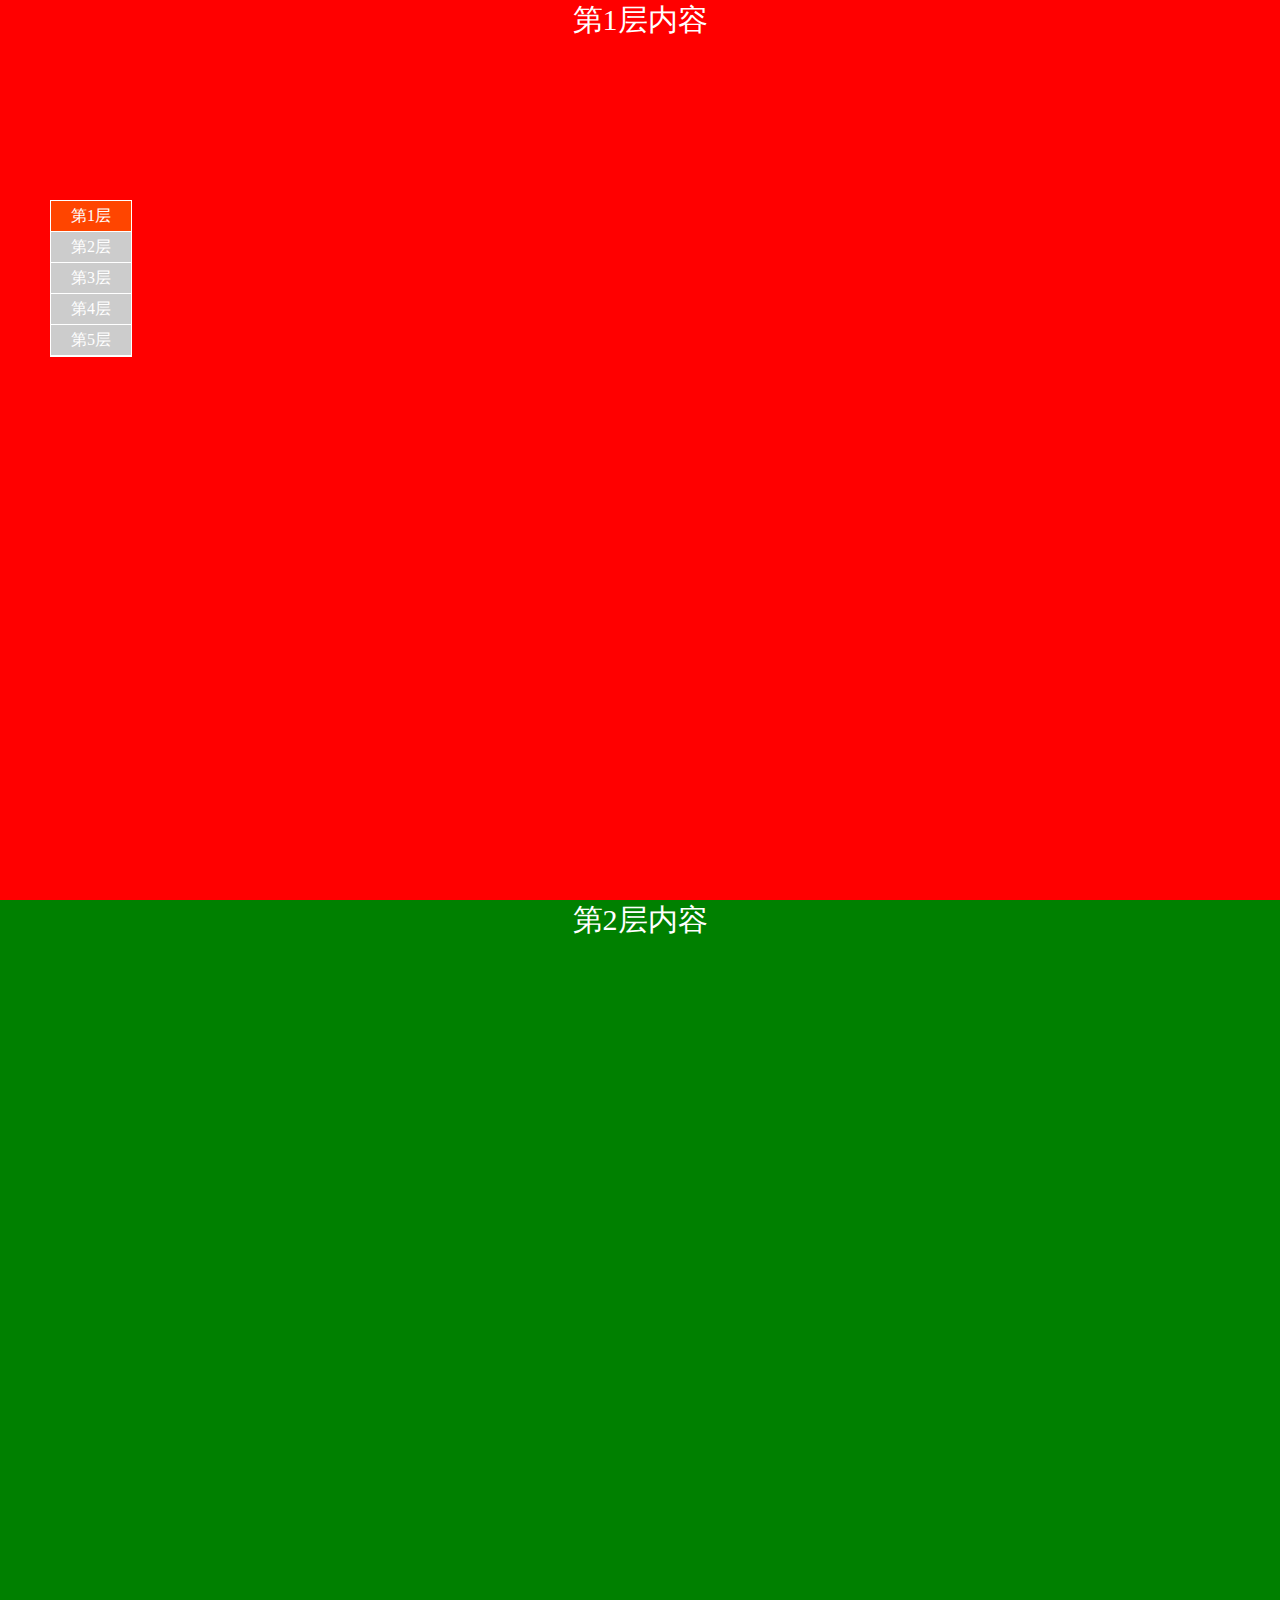
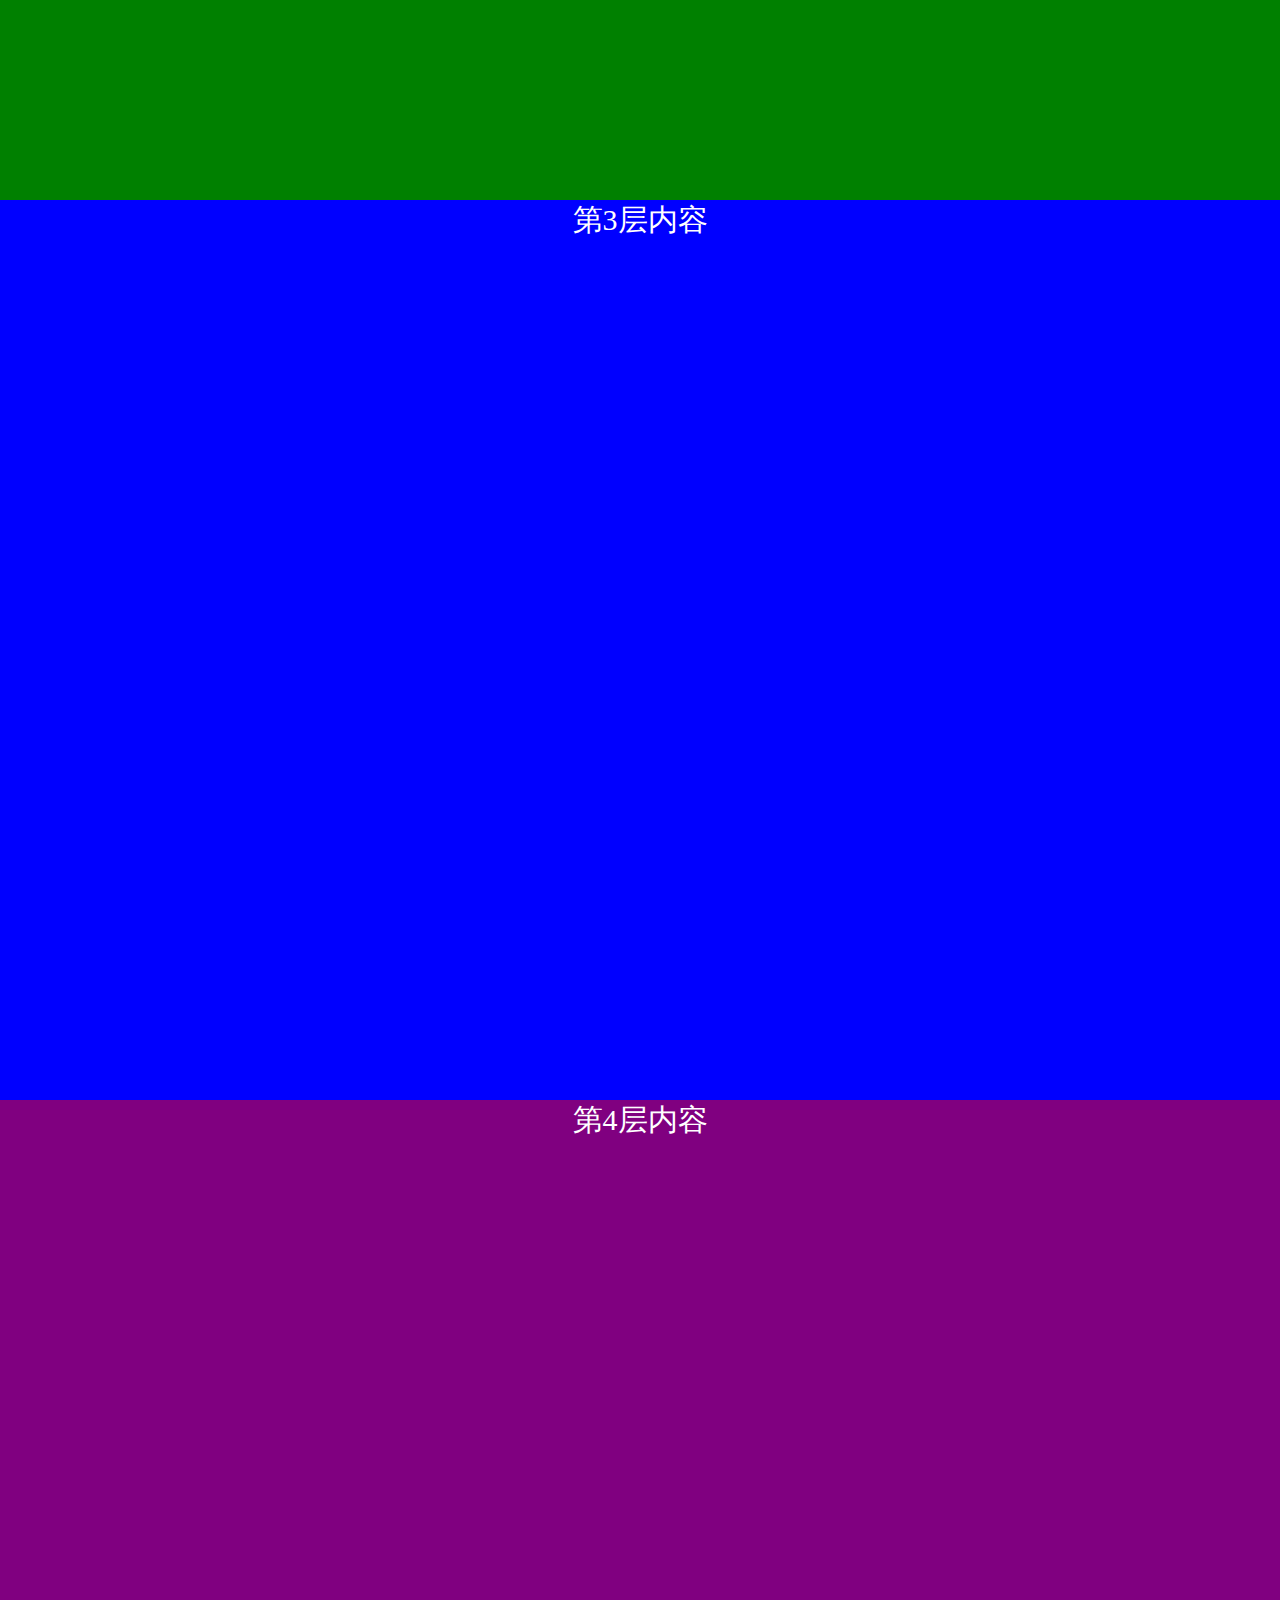
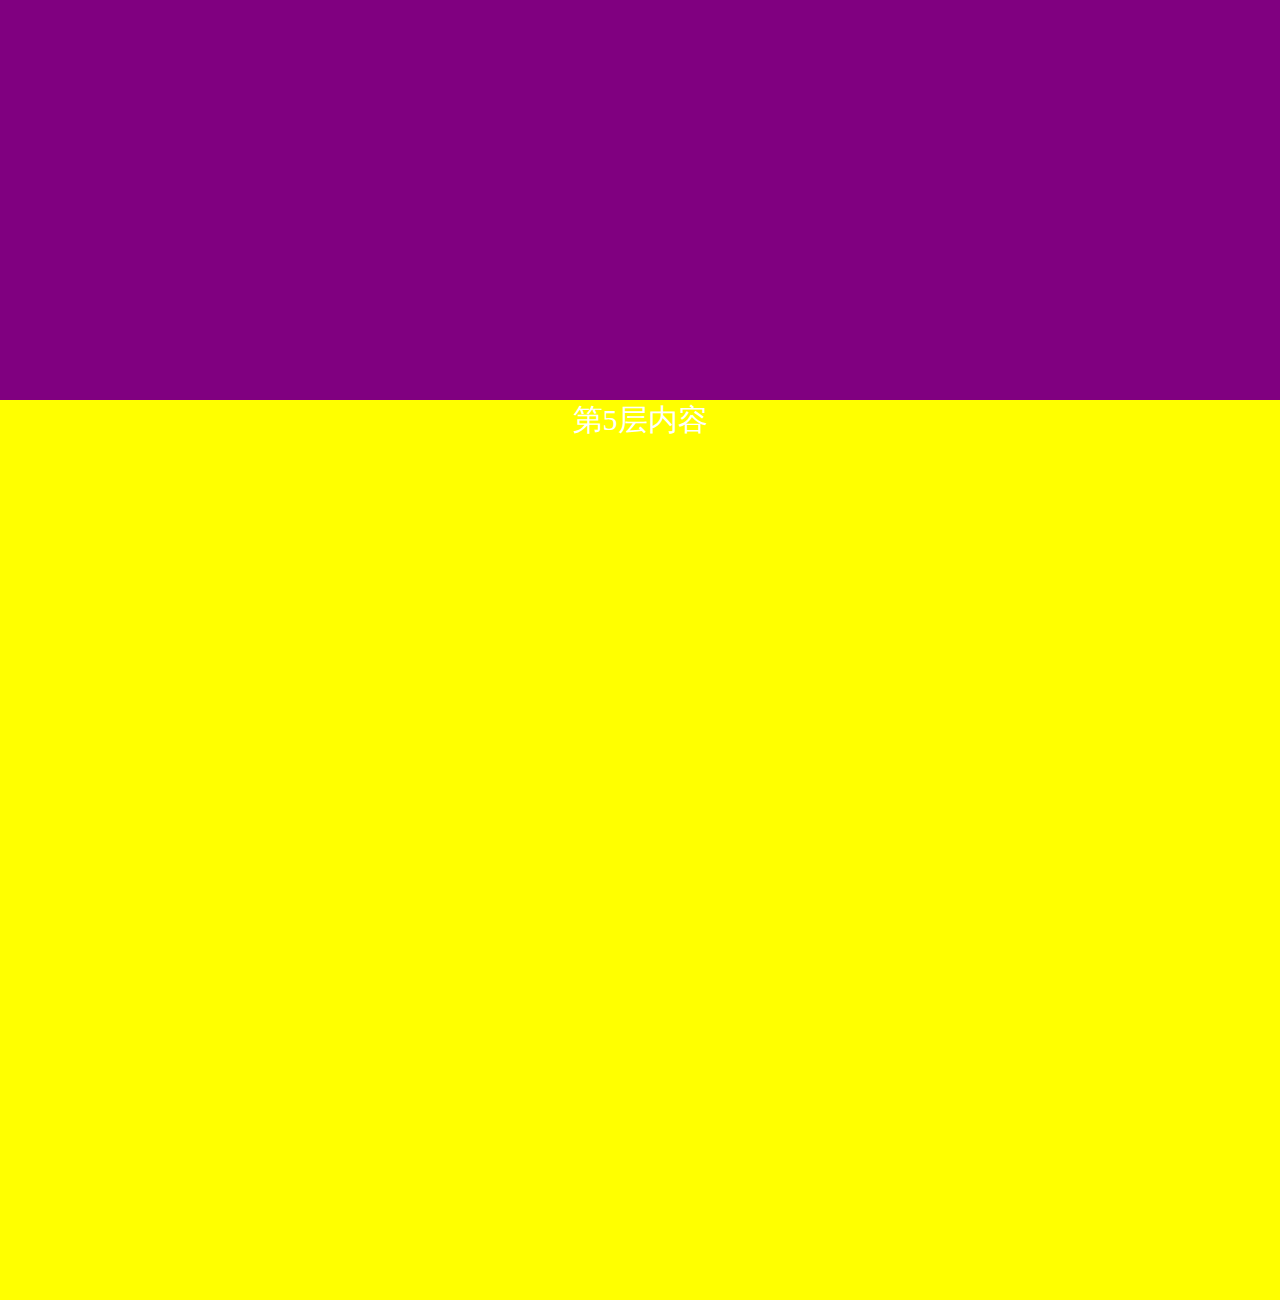
<file: 楼层特效/index.html>
<!DOCTYPE html>
<html lang="en">
<head>
    <meta charset="UTF-8">
    <title>Title</title>
    <style>
        *{
            margin: 0;
            padding: 0;
            list-style: none;
            border:0;
        }

        html, body, ul{
            width: 100%;
            height: 100%;
        }

        #ul li{
            width: 100%;
            height: 100%;
            text-align: center;
            font-size: 30px;
            /*background-color: red;*/
            color: #fff;
        }

        #ol{
            width: 80px;
            background-color: #ccc;
            position: fixed;
            left: 50px;
            top: 200px;
            border: 1px solid #fff;
        }

        #ol li{
            text-align: center;
            line-height: 30px;
            border-bottom: 1px solid #fff;
            color: #fff;
            cursor: pointer;
        }

        #ol li.current{
            background-color: orangered;
        }
    </style>
</head>
<body>
    <!--GPS-->
    <ol id="ol">
        <li class="current">第1层</li>
        <li>第2层</li>
        <li>第3层</li>
        <li>第4层</li>
        <li>第5层</li>
    </ol>
    <!--楼层-->
    <ul id="ul">
        <li>第1层内容</li>
        <li>第2层内容</li>
        <li>第3层内容</li>
        <li>第4层内容</li>
        <li>第5层内容</li>
    </ul>
<script src="js/myFunc.js"></script>
<script>
    window.onload = function () {
        // 1. 获取需要的标签
        var ol = $('ol'), ul = $('ul');
        var ulLis = ul.children;
        var olLis = ol.children;
        var isClick = false;


        // 2. 上色
        var colorArr = ['red', 'green', 'blue', 'purple', 'yellow'];
        for(var i=0; i<colorArr.length; i++){
            ulLis[i].style.backgroundColor = colorArr[i];
        }
        
        // 3. 监听GPS的点击
        for(var j=0; j<olLis.length; j++){
            (function (index) {
                 var olLi = olLis[index];
                 // 3.1 点击切换
                olLi.onmousedown = function () {

                    isClick = true;

                    for(var i = 0; i<olLis.length; i++){
                        olLis[i].className = "";
                    }
                    this.className = "current";

                    // 3.2 让内容滚动起来
                    // document.documentElement.scrollTop = index * client().height;
                    buffer(document.documentElement, {scrollTop: index * client().height}, function () {
                      isClick = false;
                    });
                }
            })(j);
        }
        
        // 4.监听滚动
        window.onscroll = function () {
           if(!isClick){
               console.log(111111);
               // 4.1 获取滚动产生的高度
               var roll = Math.ceil(scroll().top);
               // 4.2 遍历
               for(var i=0; i<olLis.length; i++){
                   // 4.3 判断
                   if(roll >= ulLis[i].offsetTop){
                       for(var j=0; j<olLis.length; j++){
                           olLis[j].className = "";
                       }
                       olLis[i].className = "current";
                   }
               }
           }
        }
    }
</script>
</body>
</html>
</file>
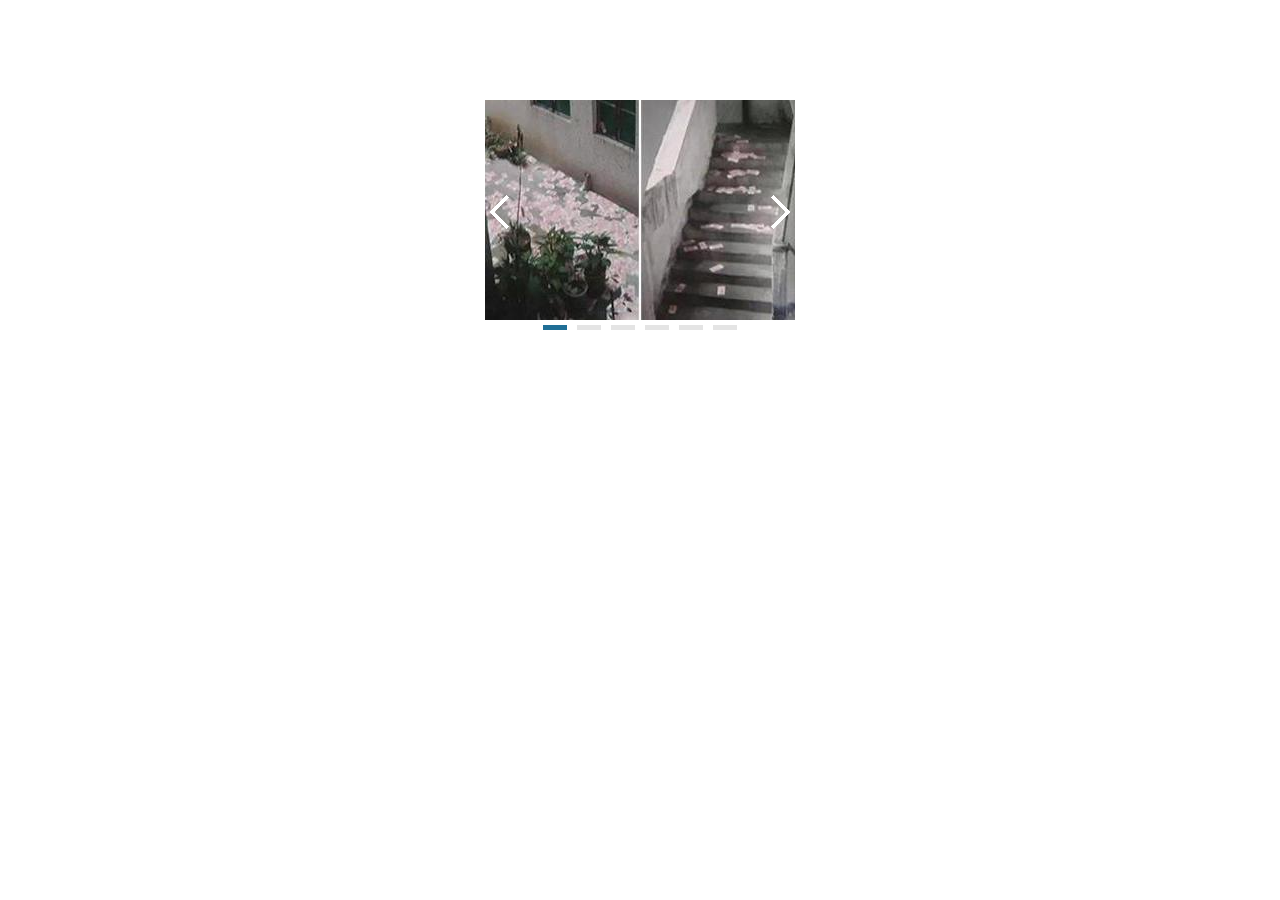
<file: 网易轮播图/index.html>
<!DOCTYPE html>
<html lang="en">
<head>
    <meta charset="UTF-8">
    <title></title>
    <link rel="stylesheet" href="css/index.css">
</head>
<body>
<div id="slider" class="slider">
    <div id="slider_scroll" class="slider-scroll">
        <div class="slider-main" id="slider_main">
            <div class="slider-main-img">
                <a href="">
                    <img src="images/1.jpeg" alt="">
                </a>
            </div>
            <div class="slider-main-img">
                <a href="">
                    <img src="images/2.jpeg" alt="">
                </a>
            </div>
            <div class="slider-main-img">
                <a href="">
                    <img src="images/3.jpeg" alt="">
                </a>
            </div>
            <div class="slider-main-img">
                <a href="">
                    <img src="images/4.jpeg" alt="">
                </a>
            </div>
            <div class="slider-main-img">
                <a href="">
                    <img src="images/5.jpeg" alt="">
                </a>
            </div>
            <div class="slider-main-img">
                <a href="">
                    <img src="images/6.jpeg" alt="">
                </a>
            </div>
        </div>
    </div>
    <div class="slider-ctl" id="slider_ctl">
        <span class="slider-ctl-prev"></span>
        <span class="slider-ctl-next"></span>
    </div>
</div>
<script src="js/myFunc.js"></script>
<script src="js/index.js"></script>

</body>
</html>
</file>
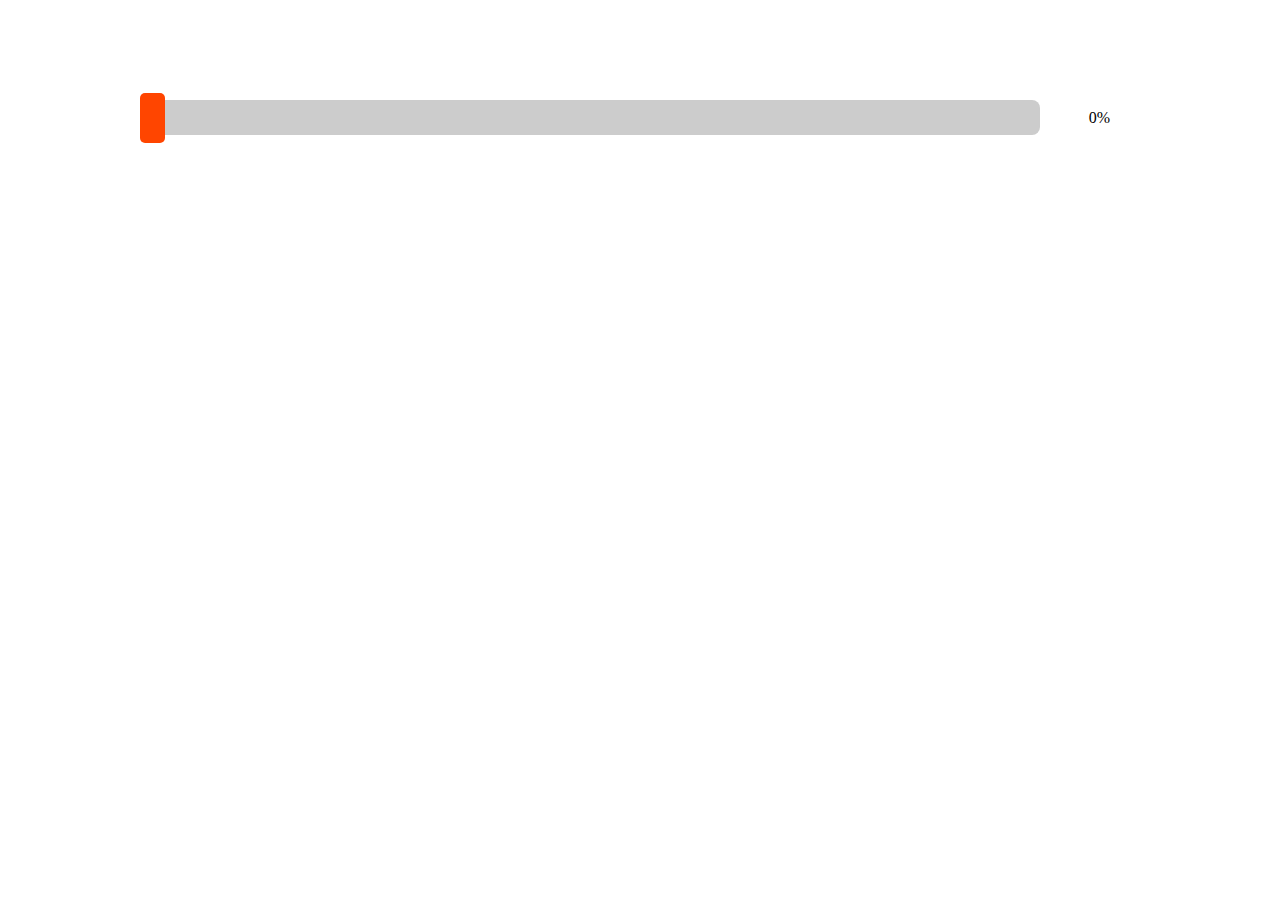
<file: 进度条特效/index.html>
<!DOCTYPE html>
<html lang="en">
<head>
    <meta charset="UTF-8">
    <title>Title</title>
    <style>
        *{
            margin: 0;
            padding: 0;
            list-style: none;
            border: none;
        }

        #progress{
            width: 1000px;
            height: 35px;
            line-height: 35px;
            /*background-color: #e8e8e8;*/
            margin: 100px auto;

            position: relative;
        }

        #progress_bar{
            width: 900px;
            height: 100%;
            background-color: #ccc;
            border-radius: 8px;

            position: relative;
        }

        #progress_value{
            position: absolute;
            right: 30px;
            top: 0;
        }

        #progress_bar_fg{
            width: 0;
            height: 100%;
            background-color: orangered;
            border-top-left-radius: 8px;
            border-bottom-left-radius: 8px;
        }

        span{
            width: 25px;
            height: 50px;
            background-color: orangered;

            position: absolute;
            left: 0;
            top: -7px;
            border-radius: 5px;
            cursor: pointer;
        }
    </style>
</head>
<body>
    <div id="progress">
        <div id="progress_bar">
            <div id="progress_bar_fg"></div>
            <span></span>
        </div>
        <div id="progress_value">0%</div>
    </div>

<script>
    window.onload = function () {
        // 1. 获取需要的标签
        var progress = document.getElementById("progress");
        var progress_bar = progress.children[0];
        var progress_bar_fg = progress_bar.children[0];
        var mask = progress_bar.children[1];
        var progress_value =  progress.children[1];

        // 2. 监听鼠标按下
        mask.onmousedown = function (event) {
            var e = event || window.event;

            // 2.1 获取初始位置
            var offsetLeft = event.clientX - mask.offsetLeft;

            // 2.2 监听鼠标的移动
            document.onmousemove = function (event) {
                var e = event || window.event;

                // 2.3 获取移动的位置
                var x = e.clientX - offsetLeft;

                // 边界值处理
                if(x < 0){
                    x = 0;
                }else if(x >= progress_bar.offsetWidth - mask.offsetWidth){
                    x = progress_bar.offsetWidth - mask.offsetWidth;
                }

                // 2.4 开始运动
                mask.style.left = x + 'px';
                progress_bar_fg.style.width = x + 'px';
                progress_value.innerHTML = parseInt(x / (progress_bar.offsetWidth - mask.offsetWidth) * 100) + '%';

                return false;
            };

            // 2.5 监听鼠标抬起
            document.onmouseup = function () {
                document.onmousemove = null;
            }
        }
    }
</script>
</body>
</html>
</file>
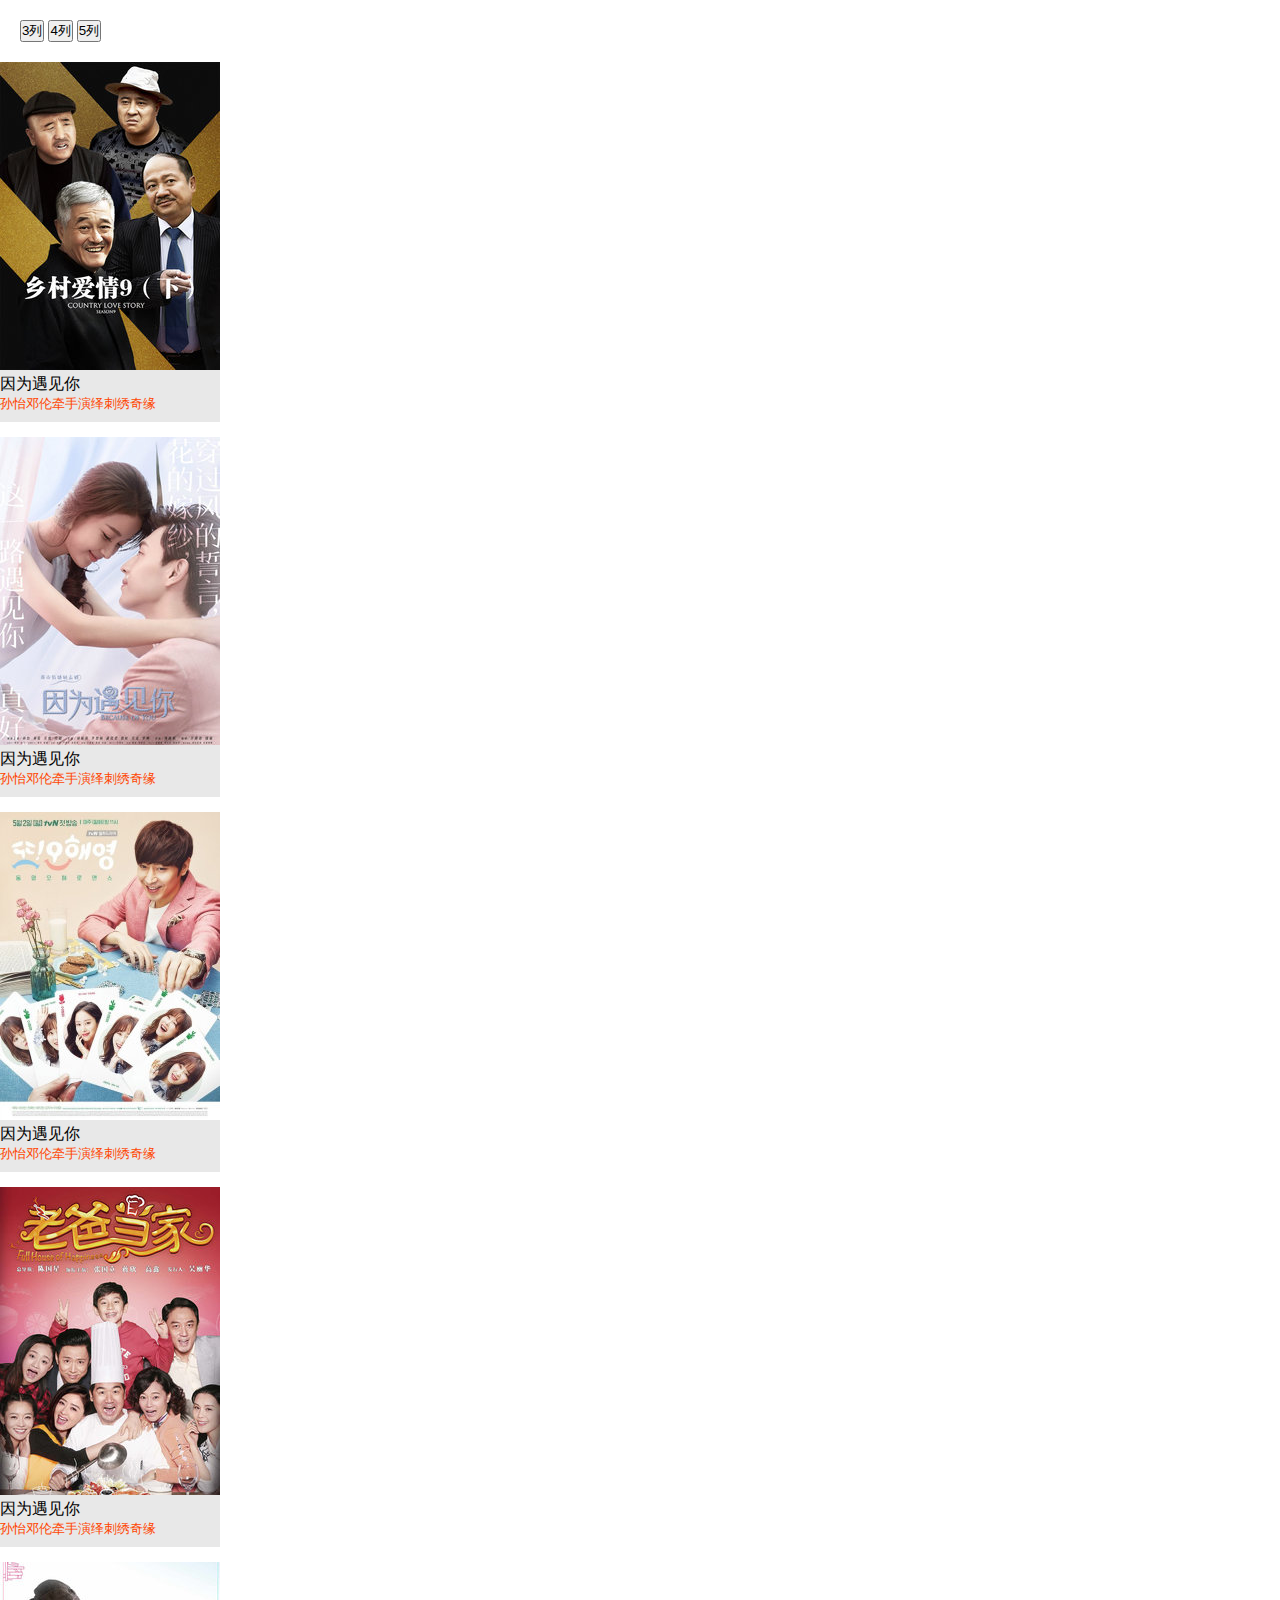
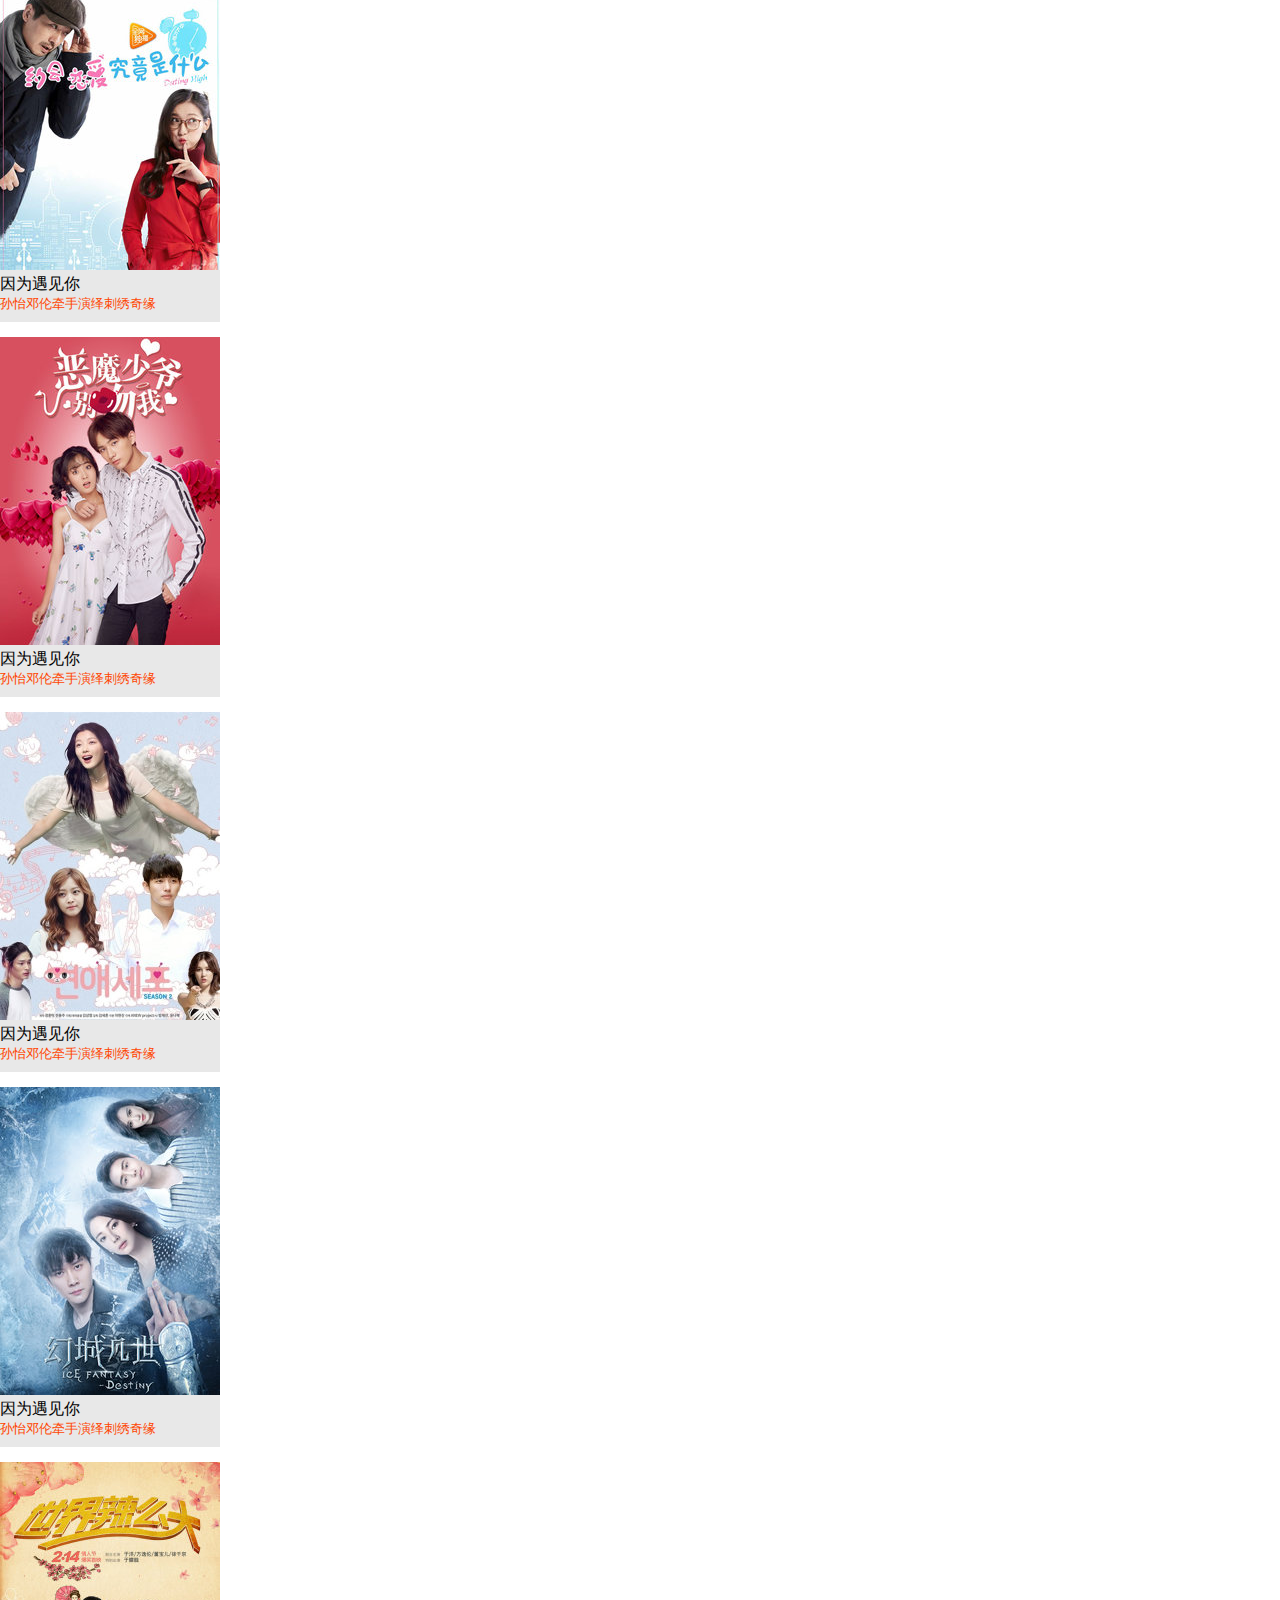
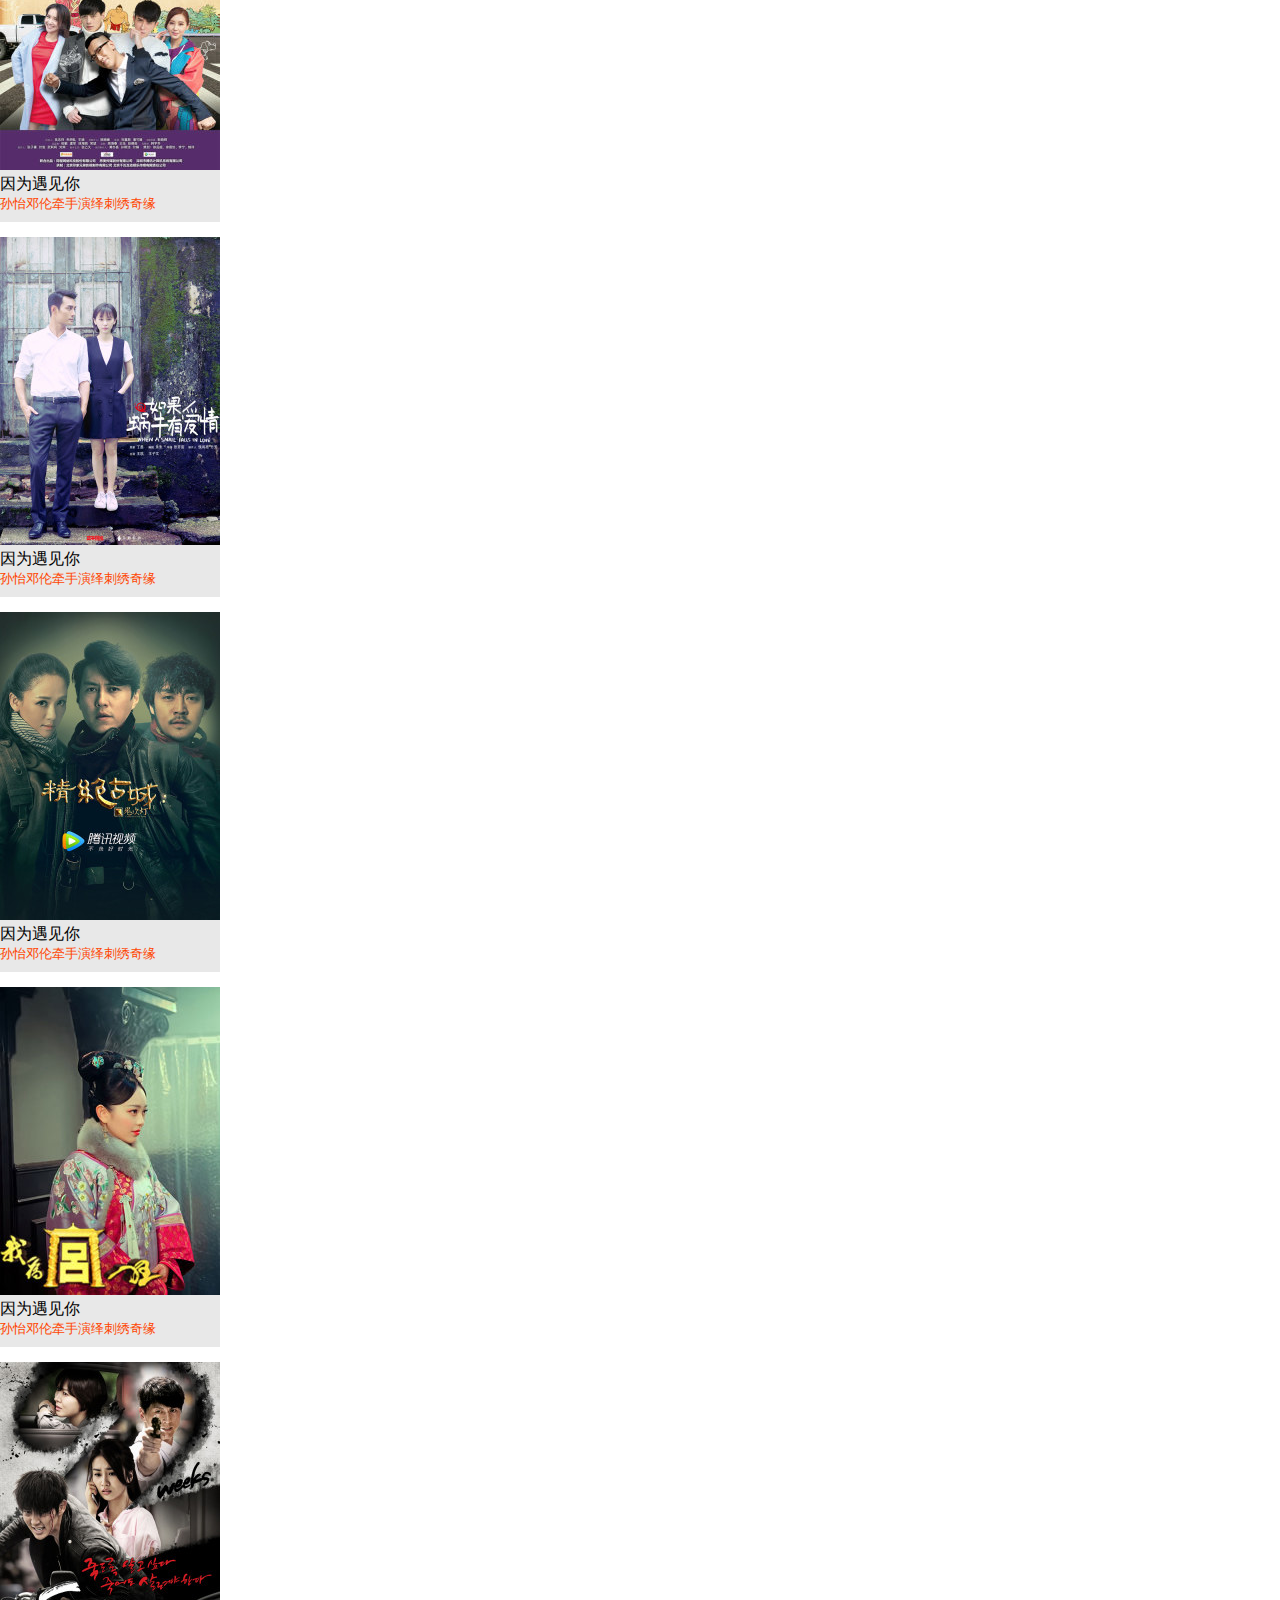
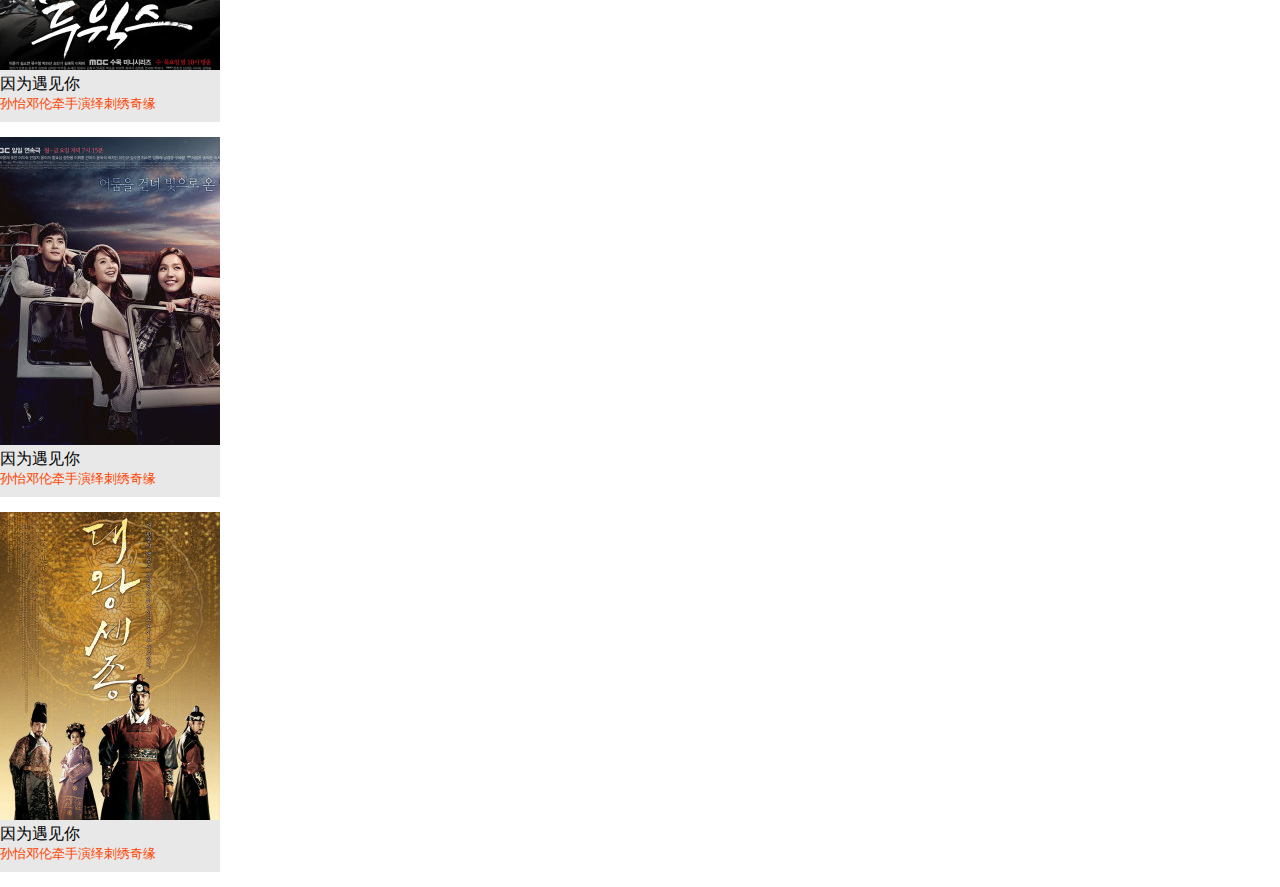
<file: 九宫格显示/九宫格.html>
<!DOCTYPE html>
<html lang="en">
<head>
    <meta charset="UTF-8">
    <title>Title</title>
    <style>
        *{
            margin: 0;
            padding: 0;
            list-style: none;
        }

        #top{
            padding: 20px;
        }

        #bottom{
            position: relative;
        }

        .box{
            width: 220px;
            height: 360px;
            margin: 0 15px 15px 0;
            background-color: #e8e8e8;
        }

        .box p:last-child{
            font-size: 13px;
            color: orangered;
        }
    </style>
</head>
<body>
<div id="top">
    <button>3列</button>
    <button>4列</button>
    <button>5列</button>
</div>
<div id="bottom">
    <div class="box">
        <img src="image/1.jpg" alt="">
        <p>因为遇见你</p>
        <p>孙怡邓伦牵手演绎刺绣奇缘</p>
    </div>
    <div class="box">
        <img src="image/2.jpg" alt="">
        <p>因为遇见你</p>
        <p>孙怡邓伦牵手演绎刺绣奇缘</p>
    </div>
    <div class="box">
        <img src="image/3.jpg" alt="">
        <p>因为遇见你</p>
        <p>孙怡邓伦牵手演绎刺绣奇缘</p>
    </div>
    <div class="box">
        <img src="image/4.jpg" alt="">
        <p>因为遇见你</p>
        <p>孙怡邓伦牵手演绎刺绣奇缘</p>
    </div>
    <div class="box">
        <img src="image/5.jpg" alt="">
        <p>因为遇见你</p>
        <p>孙怡邓伦牵手演绎刺绣奇缘</p>
    </div>
    <div class="box">
        <img src="image/6.jpg" alt="">
        <p>因为遇见你</p>
        <p>孙怡邓伦牵手演绎刺绣奇缘</p>
    </div>
    <div class="box">
        <img src="image/7.jpg" alt="">
        <p>因为遇见你</p>
        <p>孙怡邓伦牵手演绎刺绣奇缘</p>
    </div>
    <div class="box">
        <img src="image/8.jpg" alt="">
        <p>因为遇见你</p>
        <p>孙怡邓伦牵手演绎刺绣奇缘</p>
    </div>
    <div class="box">
        <img src="image/9.jpg" alt="">
        <p>因为遇见你</p>
        <p>孙怡邓伦牵手演绎刺绣奇缘</p>
    </div>
    <div class="box">
        <img src="image/10.jpg" alt="">
        <p>因为遇见你</p>
        <p>孙怡邓伦牵手演绎刺绣奇缘</p>
    </div>
    <div class="box">
        <img src="image/11.jpg" alt="">
        <p>因为遇见你</p>
        <p>孙怡邓伦牵手演绎刺绣奇缘</p>
    </div>
    <div class="box">
        <img src="image/12.jpg" alt="">
        <p>因为遇见你</p>
        <p>孙怡邓伦牵手演绎刺绣奇缘</p>
    </div>
    <div class="box">
        <img src="image/13.jpg" alt="">
        <p>因为遇见你</p>
        <p>孙怡邓伦牵手演绎刺绣奇缘</p>
    </div>
    <div class="box">
        <img src="image/14.jpg" alt="">
        <p>因为遇见你</p>
        <p>孙怡邓伦牵手演绎刺绣奇缘</p>
    </div>
    <div class="box">
        <img src="image/15.jpg" alt="">
        <p>因为遇见你</p>
        <p>孙怡邓伦牵手演绎刺绣奇缘</p>
    </div>
</div>
<script>
    window.onload = function () {
//        1.获取需要的变量
        var btns = document.getElementById('top').children;
        var bottom = document.getElementById('bottom');
//        2.监听按钮的点击
        btns[0].onclick = function () {
            j_flex(3, bottom);
        };
        btns[1].onclick = function () {
            j_flex(4, bottom);
        };
        btns[2].onclick = function () {
            j_flex(5, bottom);
        };


        function j_flex(allCols, parentNode) {

        //       2.1定义变量
            var boxW = 220, boxH = 360, marginXY = 15;

        //       2.2遍历
            for (var i = 0; i < parentNode.children.length; i++) {

        //          2.2.1求出当前盒子所在的行列
                var row = parseInt(i / allCols);
                var col = parseInt(i % allCols);
                console.log("当前盒子在第" + row + "行，第" + col + "列");

        //          2.2.2盒子的定位
/*                parentNode.children[i].style.position = "absolute";
                parentNode.children[i].style.left = boxW*(col+marginXY)+"px";
                parentNode.children[i].style.top =  boxH*(row+marginXY)+"px";*/
                var currentBox=parentNode.children[i];
                currentBox.style.position = "absolute";
                currentBox.style.left = col*(boxW+marginXY)+"px";
                currentBox.style.top =  row*(boxH+marginXY)+"px";

            }
        }

    }
</script>
</body>
</html>
</file>
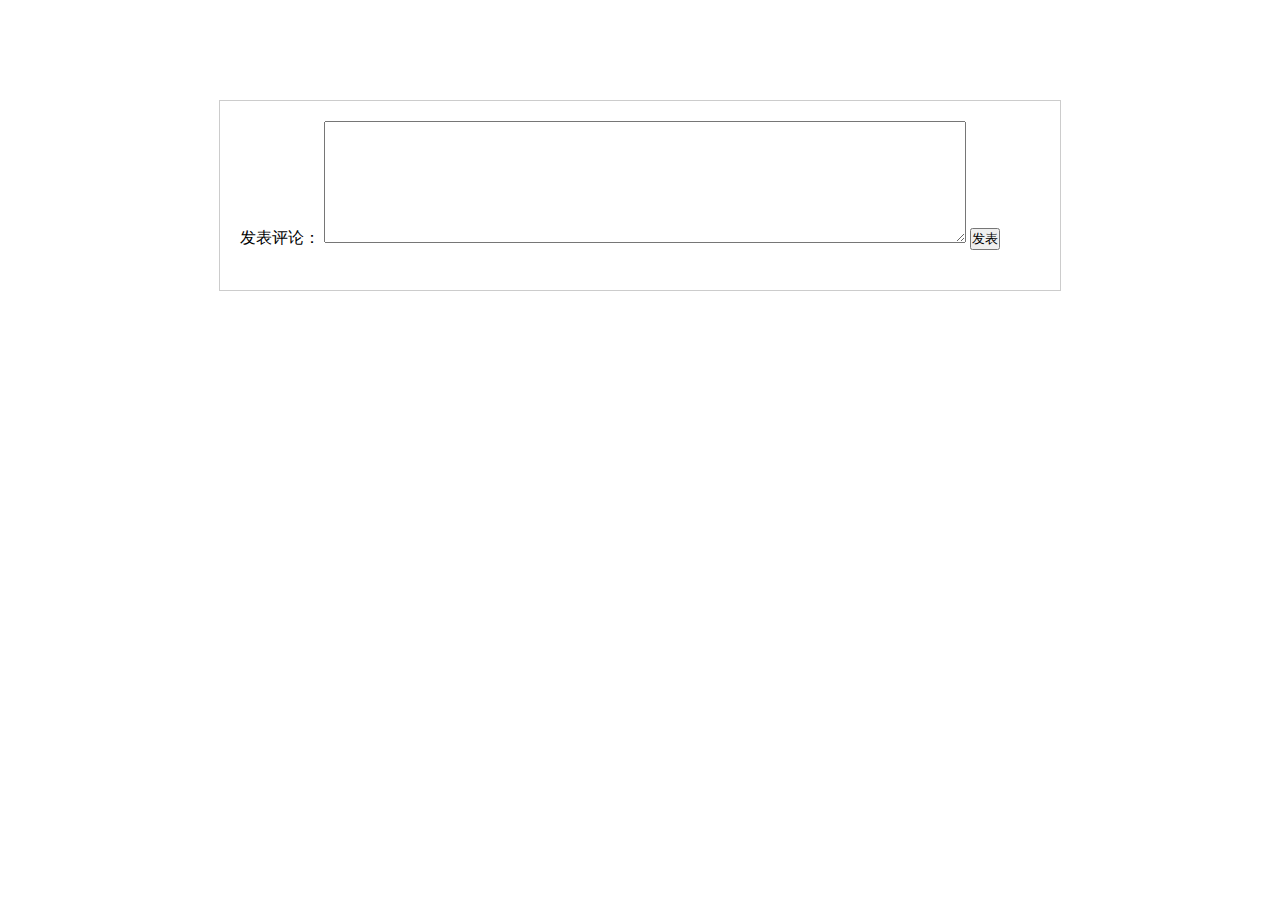
<file: 发表评论/发表评论.html>
<!DOCTYPE html>
<html lang="en">
<head>
    <meta charset="UTF-8">
    <title>Title</title>
    <style>
        *{
            margin: 0;
            padding: 0;
            list-style: none;
        }

        #box{
            width: 800px;
            border: 1px solid #ccc;
            margin: 100px auto;
            padding: 20px;
        }

        #text_area{
            width: 80%;
            height: 120px;
        }

        .box-top{
            margin-bottom: 20px;
        }

        #ul{
            margin: 0 80px;
        }

        #ul li{
            border-bottom: 1px dashed #ccc;
            color: red;
            line-height: 44px;
        }

        #ul li a{
            float: right;
        }
    </style>
</head>
<body>
    <div id="box">
        <div class="box-top">
            <label >发表评论：</label>
            <textarea  id="text_area" cols="60" rows="10"></textarea>
            <button id="btn">发表</button>
        </div>
        <ul id="ul">

        </ul>
    </div>
<script>
    window.onload = function () {
//        1.监听按钮的点击
        $('btn').onclick = function () {
//          1.1  获取用户输入的内容
            var content = $("text_area").value;

//          1.2  判断
            if (content.length === 0) {
                alert("请输入相关内容");
                return;
            }
//          1.3  创建li标签放入ul
            var li = document.createElement('li');
            li.innerHTML = content + '<a href="javascript:;">删除</a>';
//            $('ul').appendChild(li);
            $('ul').insertBefore(li, $('ul').children[0]);

//            1.4 清除输入框中的内容
            $('text_area').value = '';
//            1.5删除评论
            var as = $("ul").getElementsByTagName('a');
            for (var i = 0; i < as.length; i++) {
                var a = as[i];
                a.onclick = function () {
                    this.parentNode.remove();
                }


            }

        }
    };

    function $(id) {
        return typeof id === "string" ? document.getElementById(id) : null;
    }
</script>
</body>
</html>
</file>
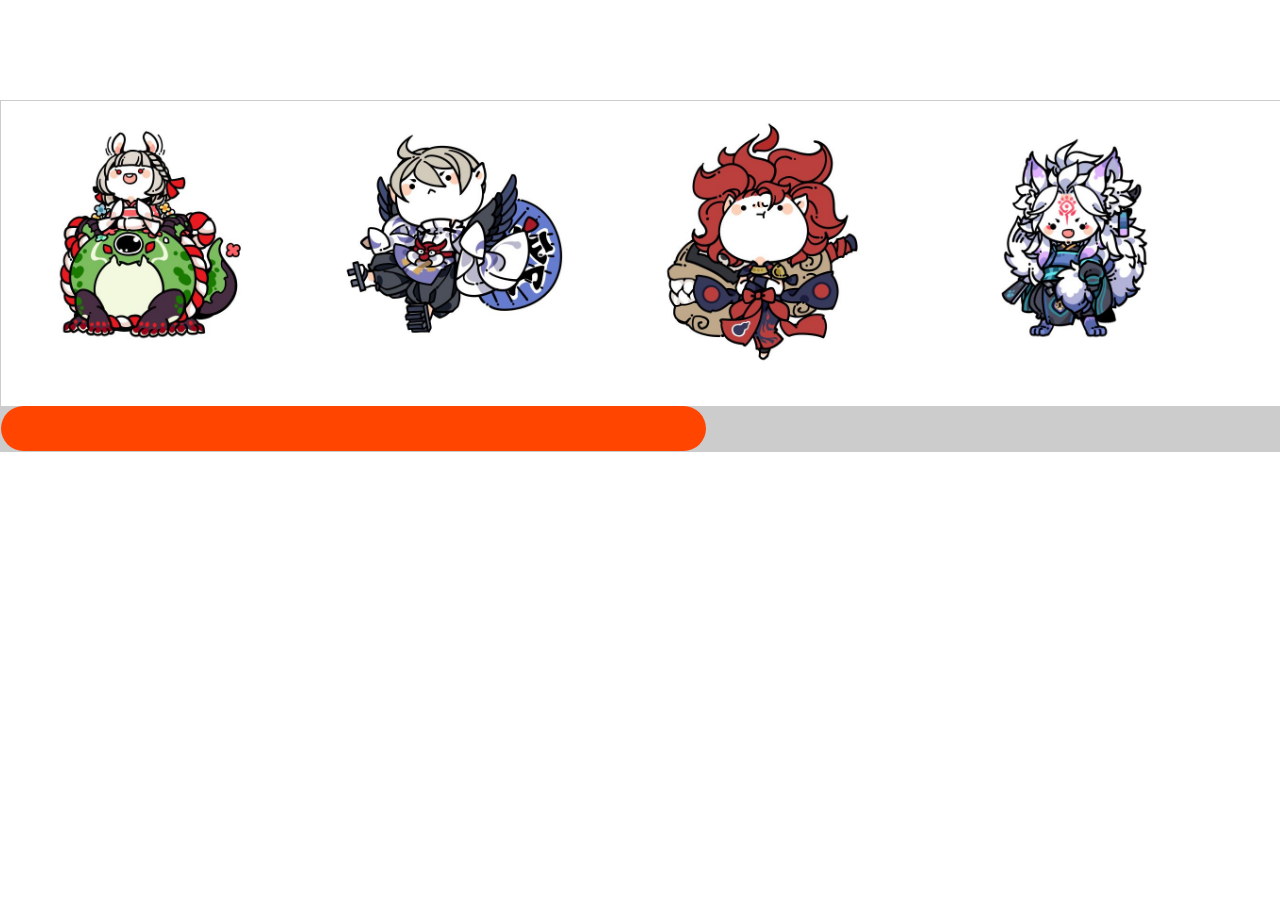
<file: 商品展示特效/橱窗展示.html>
<!DOCTYPE html>
<html lang="en">
<head>
    <meta charset="UTF-8">
    <title>Title</title>
    <style>
        *{
            margin: 0;
            padding: 0;
            border:none;
            list-style:none;
        }
        #box{
            width: 1500px;
            height: 350px;
            border: 1px solid #ccc;
            position: relative;
            margin: 100px auto;
            overflow: hidden;
        }
        #box_top ul{
            width: 3200px;
            height: 250px;
            position: relative;
            top: 10px;
            left: 10px;

        }
        #box_top ul li{
            float: left;
            width: 300px;
            height: 100%;
            padding-left: 10px;
        }
        #box_top ul li img{
            width: 250px;

        }
        #box_bottom{
            position: absolute;
            left: 0;
            bottom: 0;
            background-color: #ccc;
            width: 100%;
            height: 45px;
        }
         #mask{
             width: 100px;
             height: 100%;
             background-color: orangered;
             position: absolute;
             left: 0;
             top: 0;
             border-radius: 50px;
             cursor: pointer;
        }
    </style>
</head>
<body>
<div id="box">
    <div id="box_top">
        <ul>
            <li><img src="images/1.jpg" alt=""></li>
            <li><img src="images/2.jpg" alt=""></li>
            <li><img src="images/3.jpg" alt=""></li>
            <li><img src="images/4.jpg" alt=""></li>
            <li><img src="images/5.jpg" alt=""></li>
            <li><img src="images/6.jpg" alt=""></li>
            <li><img src="images/7.jpg" alt=""></li>
            <li><img src="images/8.jpg" alt=""></li>
            <li><img src="images/9.jpg" alt=""></li>
            <li><img src="images/10.jpg" alt=""></li>
        </ul>
    </div>
    <div id="box_bottom">
        <div id="mask"></div>
    </div>
</div>
<script>
    window.onload = function () {
        //        1.获得标签
        var box = document.getElementById("box");
        var box_top = document.getElementById("box_top");
        var box_bottom = document.getElementById("box_bottom");
        var mask = document.getElementById("mask");

        var ul = $("box_top").children[0];
        var allLis = ul.children;

        /* 2.设置滚动条的长度
        滚动条长度 = ( 盒子的宽度 / 内容的宽度) * 盒子的宽度*/
        var length = (box.offsetWidth / ul.offsetWidth) * box.offsetWidth;
        mask.style.width = length + 'px';
//         3.鼠标操作
        mask.onmousedown = function (event) {
            var e = event || window.event;

            var begin = e.clientX - mask.offsetLeft;
            console.log(begin);
            //移动
            document.onmousemove = function (event) {
                var e = event || window.event;
                var endX = e.clientX - begin;
                if (endX < 0) {
                    endX = 0;
                } else if (endX > box_bottom.offsetWidth - mask.offsetWidth) {
                    endX = box_bottom.offsetWidth - mask.offsetWidth;
                }
                mask.style.left = endX + 'px';
                // 内容走的距离 = （内容的长度 - 盒子的长度） \/ (盒子长度 - 滚动条的长度) * 滚动条走的距离
                var con_dis = (ul.offsetWidth - box.offsetWidth) / (box.offsetWidth - mask.offsetWidth) * endX;
                ul.style.left = -con_dis + 'px'
            };
            document.onmouseup = function () {
                document.onmousemove = null;
            };
        }

    }
</script>
<script src="myFunc.js"></script>
</body>
</html>
</file>
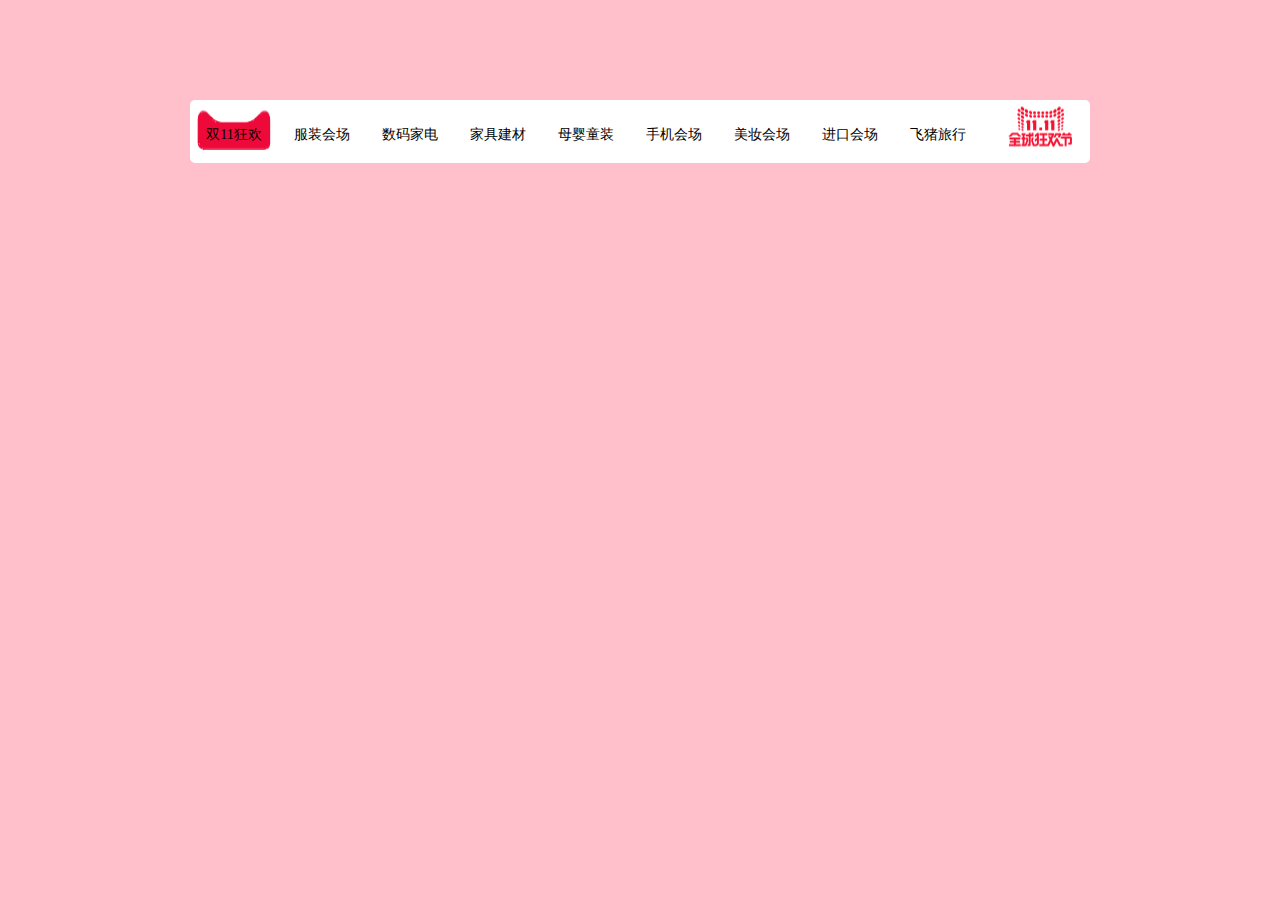
<file: 天猫弹性导航/天猫弹性导航.html>
<!DOCTYPE html>
<html lang="en">
<head>
    <meta charset="UTF-8">
    <title>Title</title>
    <style>
        *{
            margin: 0;
            padding: 0;
            border: 0;
            list-style: none;
        }
        body{
            background-color:pink;

        }
        #nav{
            width: 900px;
            height: 63px;
            background:  url("images/doubleOne.png") right center no-repeat #fff;
            border-radius:5px;
            position: relative;
            margin: 100px auto;
        }
         #nav ul{
             position: relative;
        }
        #nav ul li{
            float: left;
            width: 88px;
            height: 63px;
            text-align: center;
            line-height: 70px;
            cursor: pointer;
            font-size: 14px;
        }
        #t_mall{
            background:  url('images/tMall.png') 0 0 no-repeat;
            width: 88px;
            height: 63px;
            position: absolute;
        }
    </style>
</head>
<body>
<nav id="nav">
    <span id="t_mall"></span>
    <ul>
        <li>双11狂欢</li>
        <li>服装会场</li>
        <li>数码家电</li>
        <li>家具建材</li>
        <li>母婴童装</li>
        <li>手机会场</li>
        <li>美妆会场</li>
        <li>进口会场</li>
        <li>飞猪旅行</li>
    </ul>

</nav>
<script>
    window.onload=function () {
        var nav=document.getElementById("nav");
        var t_mall=nav.children[0];
        var ul=nav.children[1];
        var allLis=ul.children;
        var beginX=0;
        for(var i=0;i<allLis.length;i++){
            var li=allLis[i];

            li.onmouseover=function () {
                end=this.offsetLeft;
            };
            li.onmousedown=function () {
                beginX=this.offsetLeft;

            };
            li.onmouseout=function () {
                end= beginX;
            }
        }
        var begin=0,end=0;
        setInterval(function () {
           begin=begin+(end-begin)*0.2;
           t_mall.style.left=begin+"px";
        },10)
    }
</script>
</body>
</html>
</file>
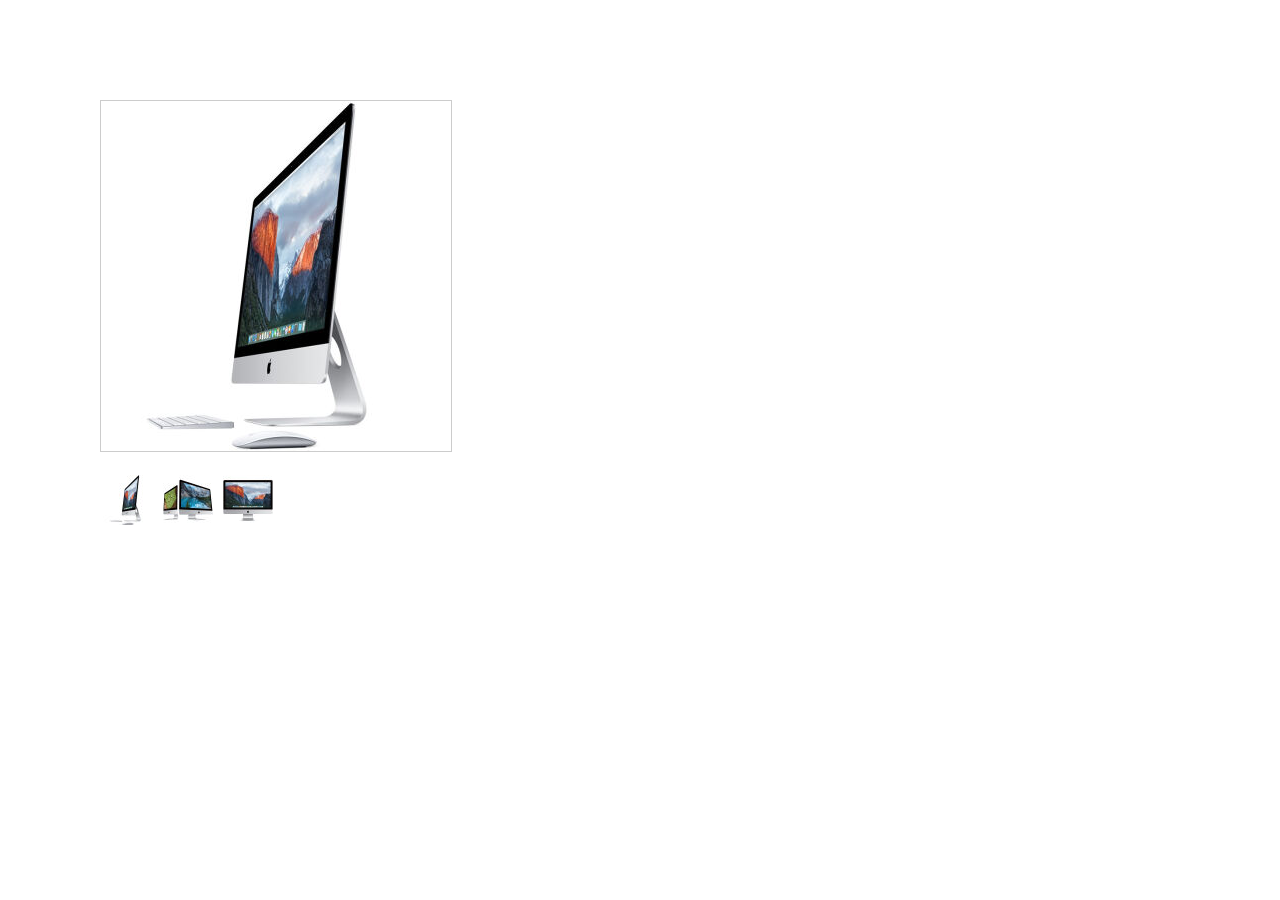
<file: 放大镜特效/放大镜特效.html>
<!DOCTYPE html>
<html lang="en">
<head>
    <meta charset="UTF-8">
    <title>Title</title>
    <style>
        *{
            margin: 0;
            padding: 0;
            border:none;
        }
        img{
            vertical-align: top;
        }
        #box{
            position: relative;
            background-color:red;
            width: 350px;
            height: 350px;
            margin: 100px 0 0 100px;
        }
        #small_box{
            width: 100%;
            height: 100%;
            position: relative;
            border: 1px solid #cccccc;
        }
        #small_box img{
            width: 350px;
            height: 350px;
        }
        #mask{
            width: 100px;
            height: 100px;
            background-color:rgba(255,255,0,.4);
            position: absolute;
            left: 0;
            top: 0;
            cursor:move;
            display: none;
        }
        #big_box{
            width: 600px;
            height: 600px;
            border: 1px solid #ccc;
            position: absolute;
            left: 360px;
            top: 0;
            overflow: hidden;
            display: none;
        }
        #list{
            position: absolute;
            margin:20px 0 0 0;

        }
        #list img{
            margin: 3px;
        }
    </style>
</head>
<body>
<div id="box">
    <div id="small_box">
        <img src="images/pic001.jpg" alt="">
        <span id="mask"></span>
    </div>
    <div id="big_box">
        <img src="images/pic01.jpg" alt="" style="position: absolute; left:0; top:0;">
    </div>
    <div id="list">
        <img src="images/pic0001.jpg" alt="">
        <img src="images/pic0002.jpg" alt="">
        <img src="images/pic0003.jpg" alt="">
    </div>
</div>
    <script>
        window.onload = function () {


            //1.获取需要的标签
            var box = document.getElementById("box");
            var small_box = box.children[0];
            var big_box = box.children[1];
            var big_img = big_box.children[0];
            var mask = small_box.children[1];
            var list_img = document.getElementById("list").children;
            //2.监听鼠标进入小盒子
            small_box.onmouseover = function () {
                //2.1显示隐藏的内容
                mask.style.display = "block";
                big_box.style.display = "block";
                //2.2监听鼠标的移动
                small_box.onmousemove = function (event) {
                    var event = event || window.event;
                    //2.3求出鼠标的坐标
                    var pointX = event.clientX - small_box.offsetParent.offsetLeft - mask.offsetWidth * 0.5;
                    var pointY = event.clientY - small_box.offsetParent.offsetTop - mask.offsetHeight * 0.5;
                    //2.4边界检测
                    if (pointX < 0) {
                        pointX = 0;
                    } else if (pointX >= small_box.offsetWidth - mask.offsetWidth) {
                        pointX = small_box.offsetWidth - mask.offsetWidth
                    }
                    if (pointY < 0) {
                        pointY = 0;
                    } else if (pointY >= small_box.offsetHeight - mask.offsetHeight) {
                        pointY = small_box.offsetHeight - mask.offsetHeight
                    }
                    //2.5让放大镜移动起来
                    mask.style.left = pointX + 'px';
                    mask.style.top = pointY + 'px';

                    //2.6让大图移动起来
                    big_img.style.left = -pointX / (small_box.offsetWidth / big_box.offsetWidth) + 'px';
                    big_img.style.top = -pointY / (small_box.offsetHeight / big_box.offsetHeight) + 'px';
                }
            };
//        3.监听鼠标离开小盒子
            small_box.onmouseout = function () {
                mask.style.display = "none";
                big_box.style.display = "none";

            };
            //遍历列表图片
            for (var i = 0; i < list_img.length; i++) {
                (function (i) {
                    var img = list_img[i];
                    img.onmouseover = function () {
                        small_box.children[0].src = "images/pic00" + (i + 1) + ".jpg";
                        big_img.src = "images/pic0" + (i + 1) + ".jpg"
                    }

                })(i);
            }
        }
    </script>

</body>
</html>
</file>
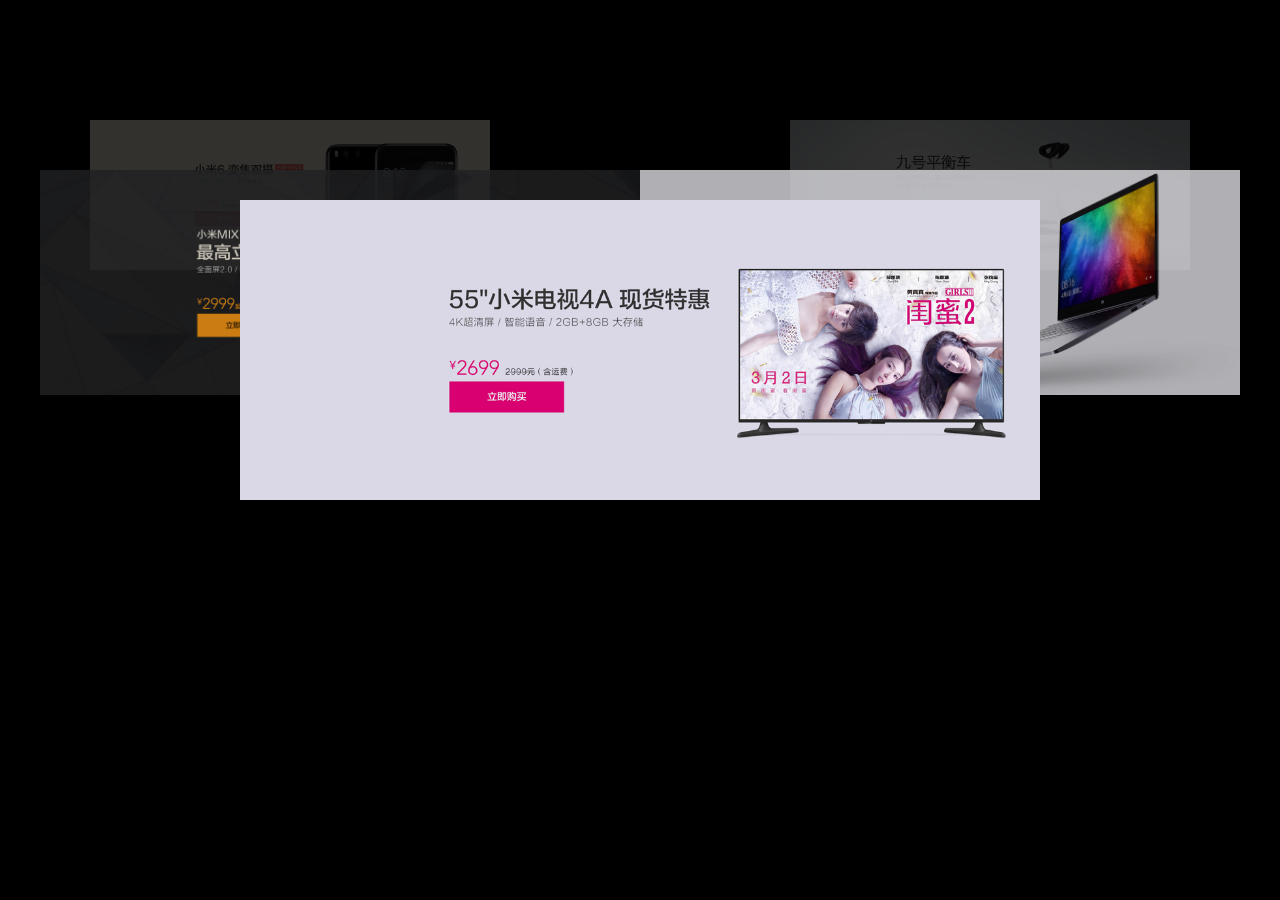
<file: 旋转木马/zzz.html>
<!DOCTYPE html>
<html lang="en">
<head>
    <meta charset="UTF-8">
    <title>Title</title>
    <style>
        *{
            margin: 0;
            padding: 0;
            list-style: none;
            border:none;
        }
        img{
            vertical-align: top;
        }
        body{
            background-color: #000;
        }
        #slider{
            width: 1200px;
            height: 460px;
            position: relative;
            margin: 100px auto ;
        }
        #slider li{
            position: absolute;
            left: 200px;
            top: 0;
        }
        #slider li img{
            width: 100%;
            height: 100%;
        }
        .slider-ctl-next,.slider-ctl-prev{
            width: 76px;
            height: 112px;
            position: absolute;
            top: 50%;
            margin-top: -56px;
            z-index:99;
        }
        #slider_ctl{
            opacity: 0;
        }
        .slider-ctl-prev{
            background:  url("images/prev.png") 0 0 no-repeat;
            left: 0;
        }
        .slider-ctl-next{
            background:  url("images/next.png") 0 0 no-repeat;
        right: 0;
        }
    </style>
</head>
<body>
<div id="slider">
    <ul id="slider_main">
        <li><img src="images/slidepic1.jpg" alt=""></li>
        <li><img src="images/slidepic2.jpg" alt=""></li>
        <li><img src="images/slidepic3.jpg" alt=""></li>
        <li><img src="images/slidepic4.jpg" alt=""></li>
        <li><img src="images/slidepic5.jpg" alt=""></li>
    </ul>
    <div id="slider_ctl">
        <span class="slider-ctl-prev"></span>
        <span class="slider-ctl-next"></span>
    </div>
</div>
<script src="js/myFunc.js"></script>
<script>
    window.onload=function () {
        var slider=$("slider");
        var slider_main=$("slider_main");
        var allLis=slider_main.children;
        var slider_ctl=$("slider_ctl");

        var flag=true;

        slider.onmouseover=function () {
            buffer(slider_ctl,{"opacity":1})
        };
        slider.onmouseout=function () {
            buffer(slider_ctl,{"opacity":0})
        }
        var json = [
            {   //  1
                width:400,
                top:20,
                left:50,
                opacity:0.2,
                zIndex:2
            },
            {  // 2
                width:600,
                top:70,
                left:0,
                opacity:0.8,
                zIndex:3
            },
            {   // 3
                width:800,
                top:100,
                left:200,
                opacity:1,
                zIndex:4
            },
            {  // 4
                width:600,
                top:70,
                left:600,
                opacity:0.8,
                zIndex:3
            },
            {   //5
                width:400,
                top:20,
                left:750,
                opacity:0.2,
                zIndex:2
            }
        ];
        for(var i=0;i<json.length;i++){
            buffer(allLis[i],json[i])
        }
        for(var j=0;j<slider_ctl.children.length;j++){
            var item=slider_ctl.children[j];
            item.onmousedown=function () {
                if(this.className==="slider-ctl-prev"){
                    json.push(json.shift())
                }else{
                    json.unshift(json.pop())
                }
                for (var i=0;i<json.length;i++){
                    buffer(allLis[i],json[i])
                }
            }

        }
    }
</script>
</body>
</html>
</file>
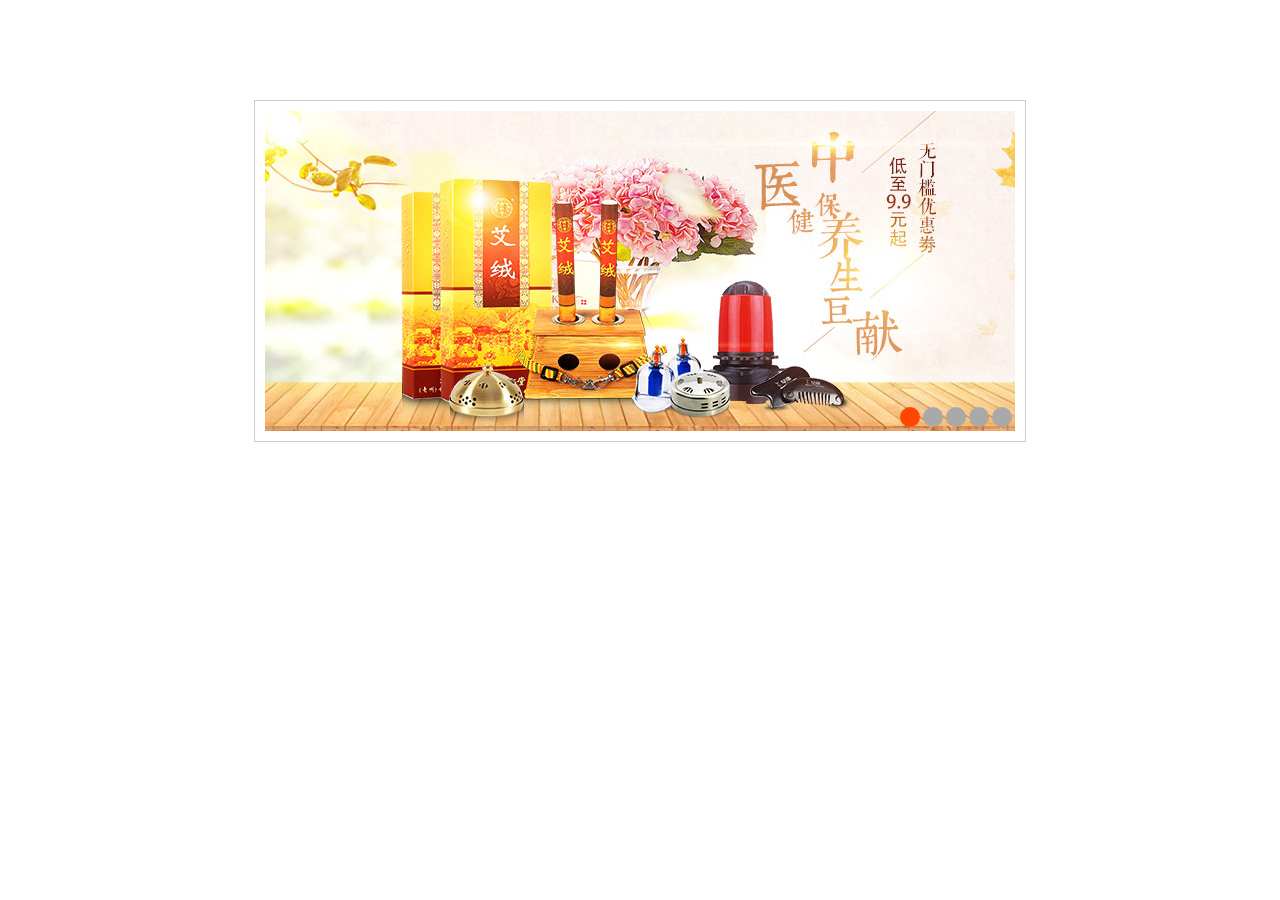
<file: 无限轮播/基础轮播图.html>
<!DOCTYPE html>
<html lang="en">
<head>
    <meta charset="UTF-8">
    <title></title>
    <style>
        * {
            margin: 0;
            padding: 0;
            list-style: none;
        }

        img {
            vertical-align: top;
        }

        #slider {
            width: 750px;
            height: 320px;
            border: 1px solid #ccc;
            padding: 10px;
            margin: 100px auto;
            position: relative;
        }

        #top {
            width: 100%;
            height: 100%;
            position: relative;
            overflow: hidden;
        }

        #top ul {
            width: 4500px;
            height: 100%;
            position: absolute;
            left: 0;
            top: 0;
        }

        #top ul li {
            width: 750px;
            height: 320px;
            float: left;
        }

        #slider ol {
            position: absolute;
            right: 10px;
            bottom: 10px;
        }

        #slider ol li {
            width: 20px;
            height: 20px;
            background-color: darkgray;
            display: inline-block;
            margin-right: 3px;
            border-radius: 50%;
            cursor: pointer;
        }

        #slider ol li.current {
            background-color: orangered;
        }
    </style>
</head>
<body>
<div id="slider">
    <div id="top">
        <ul id="ul">
            <li><img src="imgs/pic01.jpg" alt=""></li>
            <li><img src="imgs/pic02.jpg" alt=""></li>
            <li><img src="imgs/pic03.jpg" alt=""></li>
            <li><img src="imgs/pic04.jpg" alt=""></li>
            <li><img src="imgs/pic05.jpg" alt=""></li>
        </ul>
    </div>
    <ol id="ol">
    </ol>
</div>
<script src="js/myFunc.js"></script>
<script>
    window.onload = function () {
        // 1. 获取需要的标签
        var lis = $("ul").children;
        var currentIndex = 0, indicatorIndex = 0;

        // 2. 克隆li标签
        $("ul").appendChild(lis[0].cloneNode(true));

        // 3. 动态创建页码
        for (var i = 0; i < lis.length - 1; i++) {
            var li = document.createElement("li");
            $("ol").appendChild(li);
        }

        // 4. 第一个选中
        $("ol").children[0].className = "current";

        // 5.鼠标进入圆点
        var olLis = $("ol").children;
        for (var j = 0; j < olLis.length; j++) {
            (function (j) {
                // 5.1 获取单独的li标签
                var li = olLis[j];

                // 5.2 鼠标进入
                li.onmouseover = function () {
                    for (var i = 0; i < olLis.length; i++) {
                        olLis[i].className = "";
                    }

                    this.className = "current";

                    // 5.3 动起来
                    constant($("ul"), -(750 * j), 100);
                    currentIndex = indicatorIndex = j;
                };
            })(j);
        }

        // 6.自动轮播
        var timer = setInterval(autoPlay, 1000);


        // 7. 清除和设置定时器
        $("slider").onmouseover = function () {
            clearInterval(timer);
        };

        $("slider").onmouseout = function () {
            timer = setInterval(autoPlay, 1000);
        };


        function autoPlay() {
            // 6.1 ul滚起来
            currentIndex++;
            if (currentIndex > lis.length - 1) {
                $("ul").style.left = 0;
                currentIndex = 1;
            }
            constant($("ul"), -currentIndex * 750, 100);

            // 6.2 指示器滚起来
            indicatorIndex++;
            if (indicatorIndex > olLis.length - 1) {
                indicatorIndex = 0;
            }
            for (var i = 0; i < olLis.length; i++) {
                olLis[i].className = "";
            }

            olLis[indicatorIndex].className = "current";

        }
    }
</script>
</body>
</html>
</file>
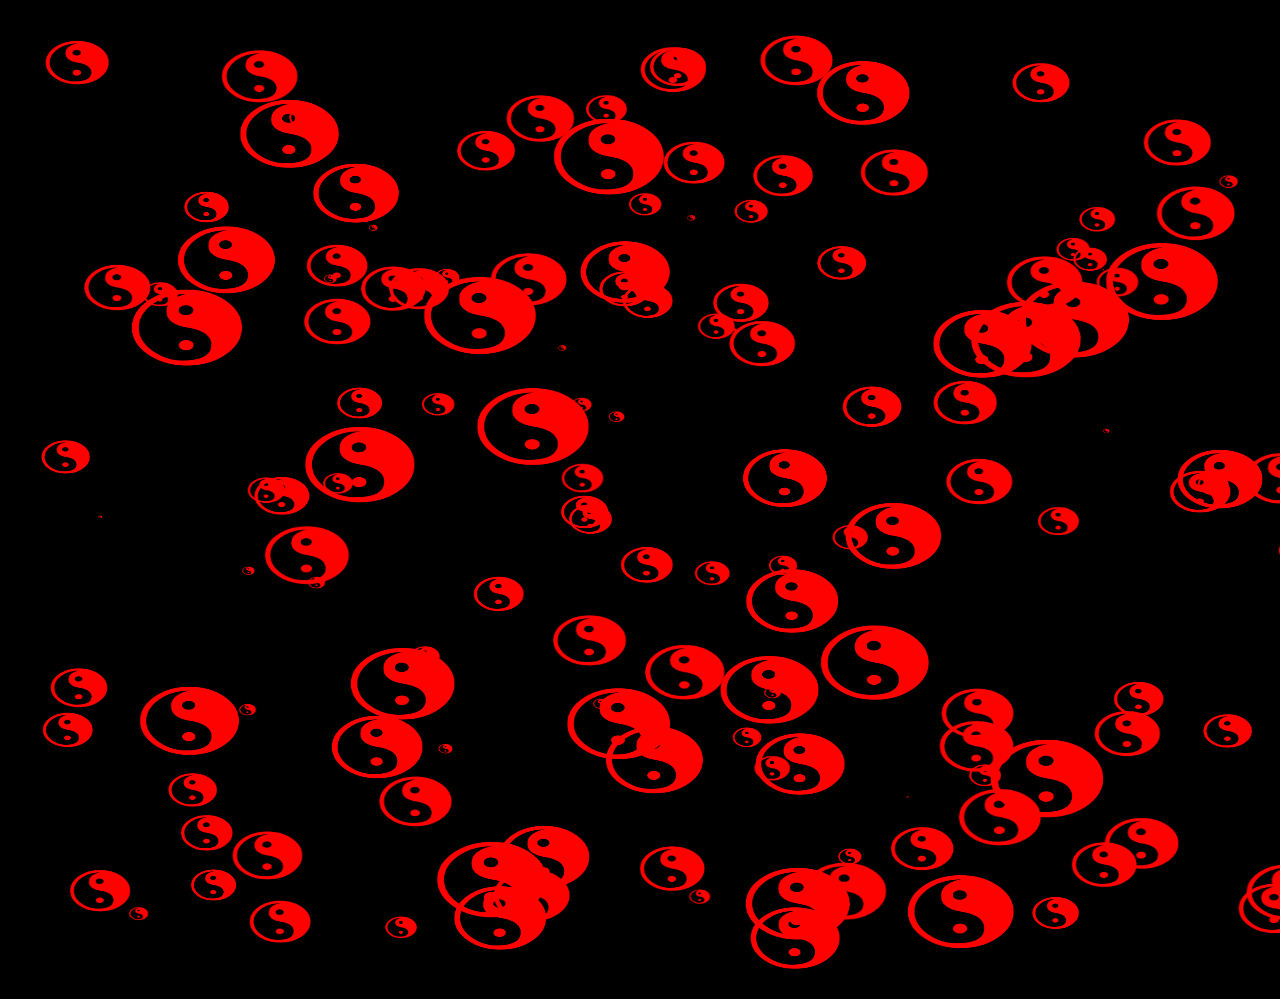
<file: 星星海特效/星星海特效.html>
<!DOCTYPE html>
<html lang="en">
<head>
    <meta charset="UTF-8">
    <title>Title</title>
    <style>
        *{
            margin: 0;
            padding: 0;
            list-style: none;
        }
        body{
            background-color: #000;

        }
        span{
            width: 100px;
            height: 100px;
            background:  url("images/yinyang.png")   no-repeat;
            background-size: 100% 100%;
            position: absolute;
            animation: flash 1s alternate infinite;
            }
        span:hover{
            transform:scale(10,10) rotate(180deg) !important;
            transition: all 1s;
        }
        @keyframes flash {
        0%{  opacity: 0; }
        100%{  opacity: 1;  }
        }

    </style>
</head>
<body>
<script>
    window.onload=function () {
        var screenW=document.documentElement.clientWidth;
        var screenH=document.documentElement.clientHeight;
        for(var i=0;i<150;i++){
            var span=document.createElement("span");
            document.body.appendChild(span);
            var x=parseInt(Math.random()*screenW);
            var y=parseInt(Math.random()*screenH);
            span.style.left=x+"px";
            span.style.top=y+"px";

            var scale=Math.random()*1.5;
            span.style.transform='scale('+scale+','+scale+')';

            var rate=Math.random()*1.5;
            span.style.animationDelay=rate+'s';

        }
    }
</script>
</body>
</html>
</file>
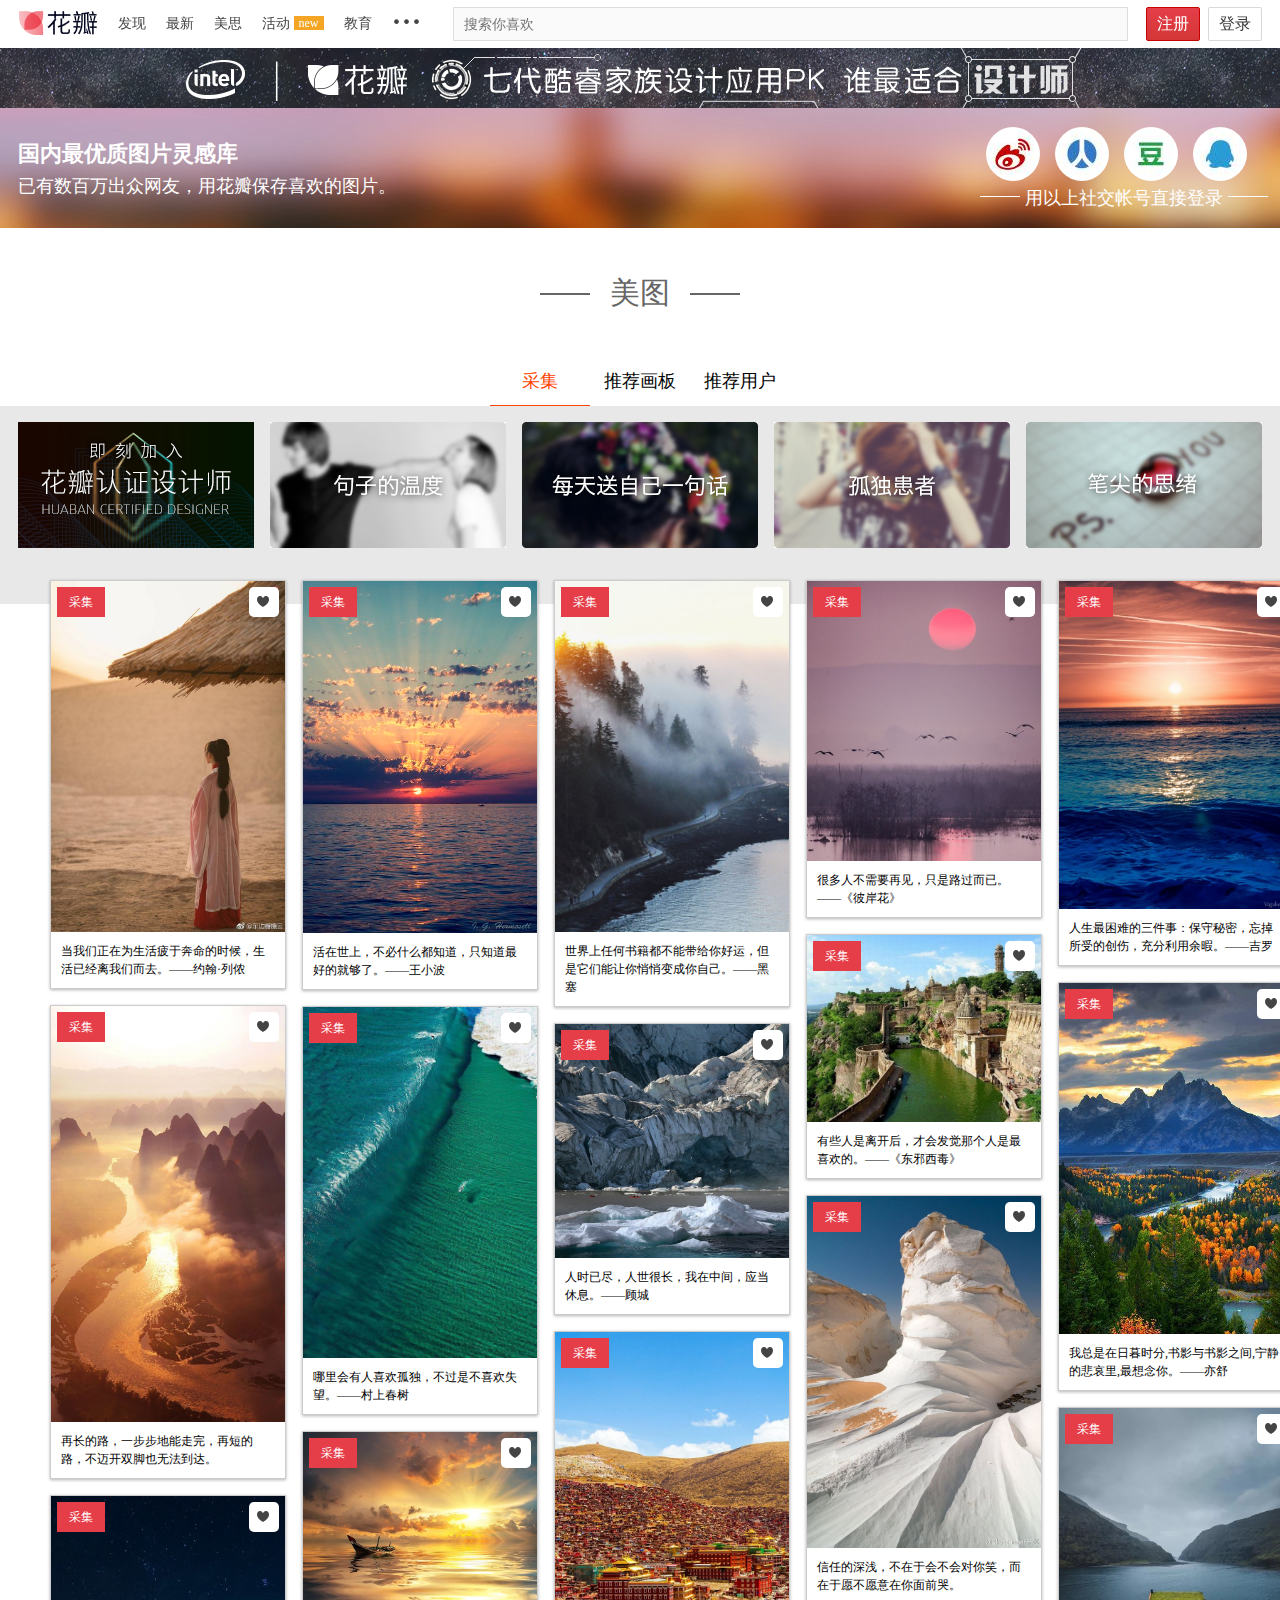
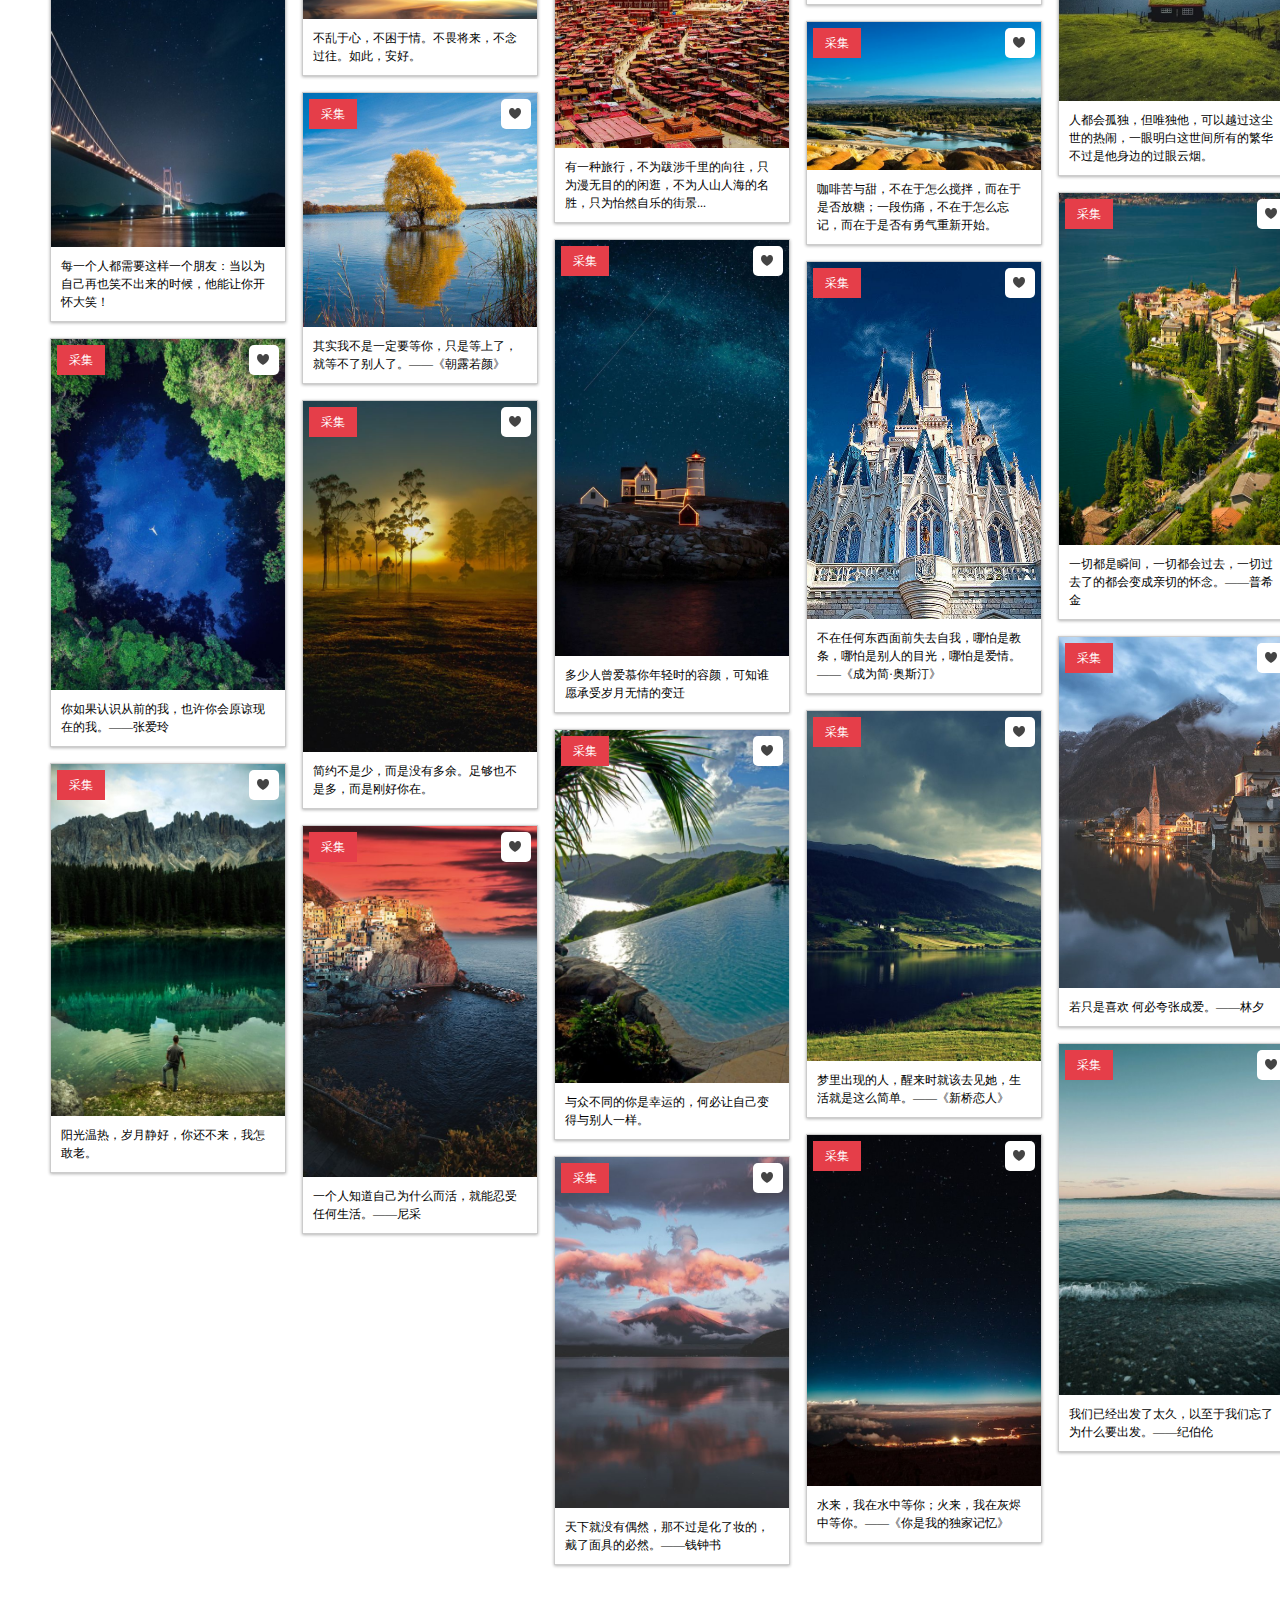
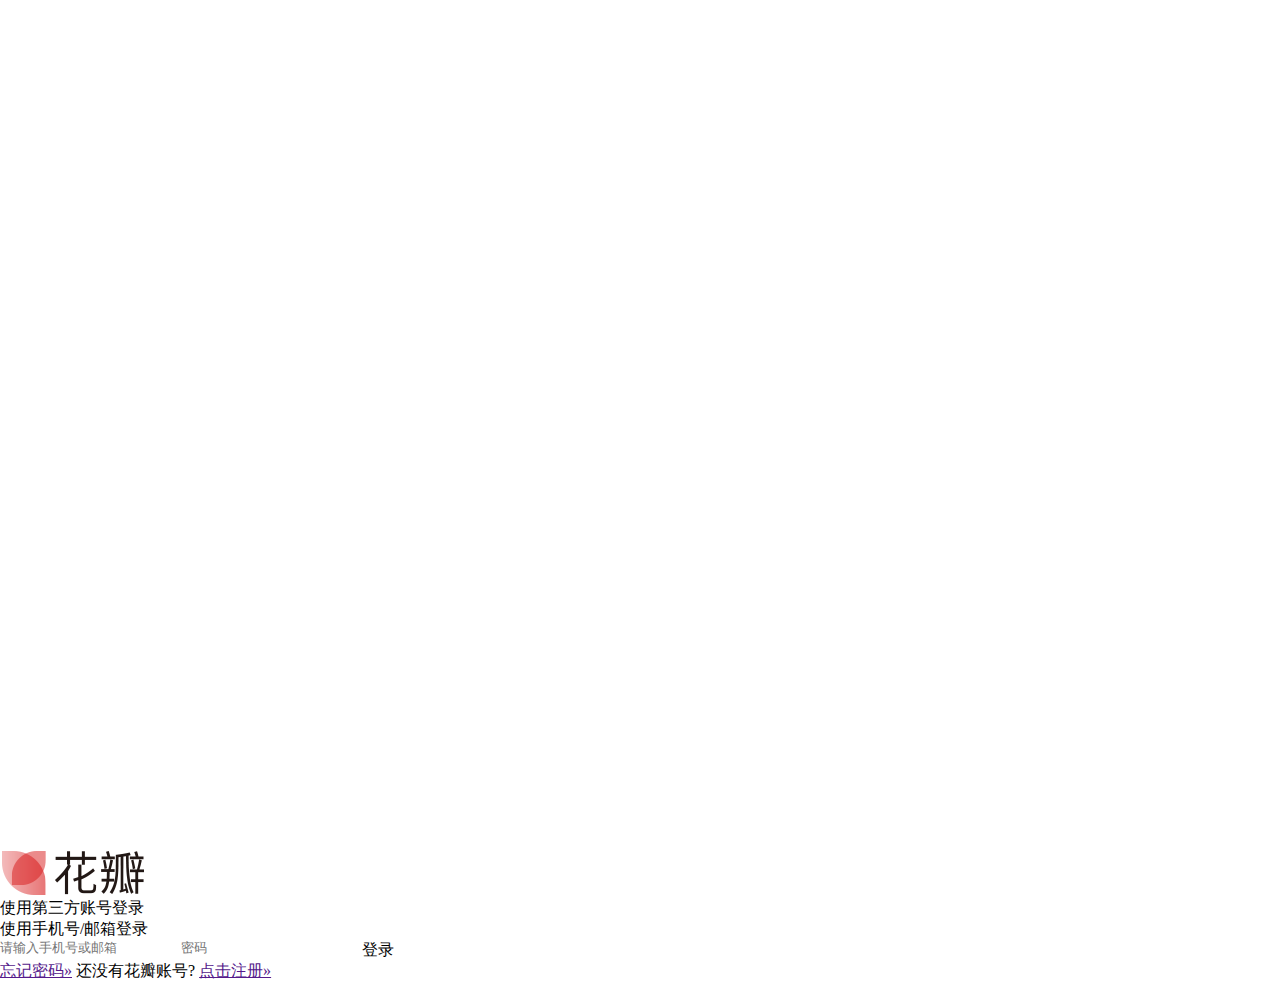
<file: 瀑布流布局-花瓣网/hbw.html>
<!DOCTYPE html>
<html lang="en">
<head>
    <meta charset="UTF-8">
    <title>Title</title>
    <link rel="stylesheet" href="css/hbw.css">
</head>
<body>
<div id="page" class="page">
    <!--头部-->
    <header id="header" class="header">
        <div id="header_in" class="header-in">
            <div class="header-left">
                <ul>
                    <li class="logo-pic"><h1><a href=""></a></h1></li>
                    <li><a href="">发现</a></li>
                    <li><a href="">最新</a></li>
                    <li><a href="">美思</a></li>
                    <li><a href="">活动 <span class="new">new</span></a></li>
                    <li><a href="">教育</a></li>
                    <li><a href="">...</a></li>
                </ul>
            </div>
            <div class="header-center">
                <input type="text" id="query" name="query" size="27" placeholder="搜索你喜欢">
            </div>
            <div class="header-right">
                <a href="" class="register" id="register">
                    <span class="text">注册</span>
                </a>
                <a href="" id="login" class="login">
                    <span class="text">登录</span>
                </a>
            </div>
        </div>
    </header>
    <!--中间广告切换-->
    <section id="slider_banner" class="slider-banner">
        <ul>
            <li><a href=""></a></li>
            <li><a href=""></a></li>
            <li><a href=""></a></li>
            <li><a href=""></a></li>
            <li><a href=""></a></li>
            <li><a href=""></a></li>
            <li><a href=""></a></li>
        </ul>
    </section>
    <!--快速登录-->
    <section id="quick_login" class="quick-login">
    <div class="quick-login-in">
        <div class="intro">
            <div class="title">国内最优质图片灵感库</div>
            <div>已有数百万出众网友，用花瓣保存喜欢的图片。</div>
        </div>
        <div class="login-icon">
            <ul>
                <li><a href=""><span></span></a></li>
                <li><a href=""><span></span></a></li>
                <li><a href=""><span></span></a></li>
                <li><a href=""><span></span></a></li>
            </ul>
            <div class="tip-text">
                <span class="line-left"></span>
                <span class="text">用以上社交帐号直接登录</span>
                <span class="line-right"></span>
            </div>
        </div>
    </div>
    </section>
    <!--吸顶效果-->
    <section id="top_nav" class="top-nav">
        <div class="top-nav-in">
            <div class="left">
                <p>国内最优质图片灵感库</p>
                <p>已有数百万出众网友，用花瓣保存喜欢的图片。</p>
            </div>
            <div class="right">
                <ul>
                    <li><p>用社交帐号直接登录：</p></li>
                    <li><a href=""></a></li>
                    <li><a href=""></a></li>
                    <li><a href=""></a></li>
                    <li><a href=""></a></li>
                </ul>
            </div>
        </div>
    </section>
    <!--类型标题-->
    <section id="type_title" class="type-title">
        <div class="type-title-in">
            <span class="line-left"></span>
            <span>美图</span>
            <span class="line-right"></span>
        </div>
    </section>
    <!--选项卡-->
    <div id="tab" class="tab">
        <div  id="tab_header" class="tab-header">
            <ul>
                <li class="current">采集</li>
                <li>推荐画板</li>
                <li>推荐用户</li>
            </ul>
        </div>
        <div id="tab_content" class="tab-content">
            <div class="dom" style="display:block">
                <div class="dom-top">
                    <ul>
                        <li><a href="" title="花瓣，陪你做生活的设计师"></a></li>
                        <li><a href="" title="句子的温度"></a></li>
                        <li><a href="" title="每天送自己一句话"></a></li>
                        <li><a href="" title="孤独患者"></a></li>
                        <li><a href="" title="笔尖的思绪"></a></li>
                    </ul>
                </div>
                <div>
                    <div class="dom-pull" id="dom_pull">
                    </div>
                </div>

            </div>
            <div class="dom">
                第二个
            </div>
            <div class="dom">
                第三个
            </div>
        </div>
    </div>
</div>
<!--右边浮动-->
<div id="elevator_item" class="elevator-item">
    <a href="javascript:;" id="elevator" class="elevator" title="回到顶部"></a><a href=""></a>
    <a href="" class="plus"></a>
</div>
<!--登录面板-->
<section id="mask" class="mask">
    <div id="mask_center" class="mask-center">
        <!--关闭-->
        <a href="#" id="close_btn" class="close-btn"></a>
        <!--logo-->
        <img src="images/logo_2x.png" alt="" class="logo-img">
        <!--内容-->
        <div class="center-box">
            <!--第三方账号登录-->
            <div class="text-box">
                <span></span>
                <span class="text">使用第三方账号登录</span>
                <span></span>
            </div>
            <!--按钮图片-->
            <div class="buttons">
                <a href="#" title="微博帐号登录" rel="nofollow" class="weibo"></a>
                <a href="#" title="QQ帐号登录" rel="nofollow" class="qzone"></a>
                <a href="#" title="微信帐号登录" rel="nofollow" class="wechat"></a>
                <a href="#" title="豆瓣帐号登录" rel="nofollow" class="douban"></a>
                <a href="#" title="人人帐号登录" rel="nofollow" class="renren"></a>
            </div>
            <!--内容-->
            <div class="text-box">
                <span></span>
                <span class="text">使用手机号/邮箱登录</span>
                <span></span>
            </div>
            <!--表单-->
            <form action="" method="post" class="mail-login">
                <input type="hidden" name="_ref" value="frame">
                <input type="text" name="email" placeholder="请输入手机号或邮箱" class="clear-input">
                <input name="password" type="password" class="clear-input" placeholder="密码">
                <a href="#" onclick="return false" class="btn btn18 rbtn"></a>
                <span class="text">登录</span>
            </form>
            <div class="switch-back">
                <a href="" class="red-link">忘记密码»</a>
                还没有花瓣账号?
                <a href="" class="red-link">点击注册»</a>

            </div>
            <!--表单-->
        </div>
    </div>
</section>
<script src="js/MyFunc.js"></script>
<script src="js/hbw.js"></script>
<script src="js/Underscore-min.js"></script>
<script src="js/waterFull.js"></script>
</body>
</html>
</file>
<file: 网易轮播图/css/index.css>
*{
    margin: 0;
    padding: 0;
    border:none;
}

img{
    vertical-align: top;
}

.slider{
    width: 310px;
    height: 260px;

    position: relative;
    margin: 100px auto;
    /*background-color: red;*/
    overflow: hidden;
}

.slider-scroll{
    width: 310px;
    height: 220px;
    position: relative;
    /*background-color: green;*/
}

.slider-main{
    width: 620px;
    height: 220px;
    background-color: purple;
}

.slider-main-img{
    width: 310px;
    height: 220px;
    position: absolute;
}

.slider-main-img img{
    width: 100%;
    height: 100%;
}

.slider-ctl{
    cursor: pointer;
    text-align: center;
}

.slider-ctl-prev, .slider-ctl-next{
    background: url("../images/icon.png");
    width: 20px;
    height: 34px;
    position: absolute;
    top: 50%;
    margin-top: -35px;
}

.slider-ctl-prev{
    left: 5px;
}

.slider-ctl-next{
    background-position: -9px -45px;
    right: 5px;
}

.slider-ctl-icon{
    width: 24px;
    height: 5px;
    background: url("../images/icon.png") no-repeat -24px -790px;
    display: inline-block;
    margin: 5px;

    text-indent: 20em;
}

.current{
    background-position: 0 -770px;
}
</file>
<file: 瀑布流布局-花瓣网/css/hbw.css>
*{
    margin: 0;
    padding: 0;
    list-style: none;
    border: none;
    vertical-align: top;
}
html,body{
    width: 100%;
    height: 100%;
}
.page{
    width: 100%;
    height: 4000px;
    padding-top: 48px;
}
/*头部样式*/
.header{
    width: 100%;
    height: 48px;
    background-color: #fff;
    /*定位*/
    position: fixed;
    top: 0;
    left: 0;
    z-index: 999;
}
.header-in{
    width: 1244px;
    height: 100%;
    margin: 0 auto;
}
.header .header-in .header-left{
    width: 435px;
    height: 28px;
    float: left;
    margin-top: 10px;
}
.header .header-in .header-left li{
    float: left;
    margin-right: 20px;
}
.header .header-in .header-left li a{
    line-height: 28px;
    text-align: center;
    display: inline-block;
    font-size: 14px;
    color: #444444;
    text-decoration: none;
}
.header .header-in .header-left li a:hover{
    color: #c90000;
}
.header .header-in .header-left li:nth-child(7) a{
    font-size: 40px;
    line-height: 2px;
}
.header .header-in .header-left .new{
    width: 30px;
    height: 14px;
    background-color: #f4a523;
    display: inline-block;
    line-height: 14px;
    color:#fff;
    margin-top: 6px;
    font-size: 12px;
}
.header .header-in .header-left .logo-pic a{
    width: 80px;
    height: 28px;
    display: inline-block;
    background:  url("../images/huaban_logo.png") no-repeat;
    background-size: cover;
}
.header .header-in .header-center{
    width: 675px;
    height: 34px;
    float: left;
    margin-top: 7px;
    background-color: #ccc;
}
.header .header-in .header-center input{
    width: 100%;
    height: 100%;
    padding: 10px;
    box-sizing: border-box;
    outline: none;
    background-color: #fafafa;
    border: 1px solid #ddd;
    font-size: 14px;
    resize: none;
}
.header .header-in .header-right{
    width: 116px;
    height: 48px;
    float: right;
}
.header .header-in .header-right a{
    float: right;
    width: 52px;
    height: 32px;
    line-height: 32px;
    display: inline-block;
    text-align: center;
    text-decoration: none;
    color: #383838;
    border: 1px solid #d9d9d9;
    margin-top: 7px;
    font-size: 16px;
    border-radius: 2px;
}
.header .header-in .header-right a:nth-child(1){
    float: left;
    background: linear-gradient(#E53E49, #D43636);
    color: #fff;
    border: 1px solid #c90000;
}
.header .header-in .header-right a:nth-child(1):hover{
    background-color: pink;
}
/*头部样式*/

/*轮播广告样式*/
.slider-banner{
    width: 100%;
    height: 60px;
    background-color:green;
}
.slider-banner ul{
    width: 100%;
    height: 60px;
    position: relative;
}
.slider-banner ul li{
    width: 100%;
    height: 100%;
    position: absolute;
    left: 0;
    top: 0;
    opacity:1;
}
.slider-banner ul li a{
    display: inline-block;
    width: 100%;
    height: 100%;
}
.slider-banner ul li:nth-child(1) a{
    background:  url("../images/top_banner01.jpg") center center;
}
.slider-banner ul li:nth-child(2) a{
    background:  url("../images/top_banner02.jpg") center center;
}
.slider-banner ul li:nth-child(3) a{
    background:  url("../images/top_banner03.jpg") center center;
}
.slider-banner ul li:nth-child(4) a{
    background:  url("../images/top_banner04.jpg") center center;
}
.slider-banner ul li:nth-child(5) a{
    background:  url("../images/top_banner05.jpg") center center;
}
.slider-banner ul li:nth-child(7) a{
    background:  url("../images/top_banner06.jpg") center center;
}
.slider-banner ul li:nth-child(8) a{
    background:  url("../images/top_banner07.jpg") center center;
}
/*轮播广告样式*/

/*快速登陆样式*/
.quick-login{
    width: 100%;
    height: 120px;
    background: url("../images/login_header_blurbg.jpg")center center;
}
.quick-login .quick-login-in{
    width: 1244px;
    height: 100%;
    /*background-color:red;*/
    margin: 0 auto;
    display:flex;
    justify-content: space-between;
    color: #fff;
    font-size: 18px;
}
.quick-login .quick-login-in .intro{
    display: flex;
    flex-direction: column;
    justify-content: center;
}
.quick-login .quick-login-in .intro .title{
    font-size: 22px;
    font-weight:700;
    margin-bottom: 5px;
}
.quick-login .quick-login-in .login-icon{
    display: flex;
    flex-direction: column;
    justify-content: center;
    align-items: center;
}
.quick-login .quick-login-in .login-icon li{
    float: left;
    margin-right: 15px;
    margin-bottom: 5px;
}
.quick-login .quick-login-in .login-icon li a{
    width: 54px;
    height: 54px;
    border-radius: 50%;
    display: inline-block;
}
.quick-login .quick-login-in .login-icon li:nth-child(1) a{
    background:  url("../images/icon.jpg") 0 0;
}
.quick-login .quick-login-in .login-icon li:nth-child(2) a{
    background:  url("../images/icon.jpg") 60px 0;
}
.quick-login .quick-login-in .login-icon li:nth-child(3) a{
    background:  url("../images/icon.jpg") 140px 0;
}
.quick-login .quick-login-in .login-icon li:nth-child(4) a{
    background:  url("../images/icon.jpg") 220px 0;
}
.quick-login .quick-login-in .login-icon .tip-text{
    position: relative;
}
.quick-login .quick-login-in .login-icon .tip-text .line-left{
    border-top: 1px solid #fff;
    display:block;
    position: absolute;
    width: 40px;
    top: 10px;
    left: -45px;
}
.quick-login .quick-login-in .login-icon .tip-text .line-right{
    border-top: 1px solid #fff;
    display:block;
    position: absolute;
    width: 40px;
    top: 10px;
    right: -45px;
}
/*快速登陆样式*/

/*吸顶效果样式*/
.top-nav{
    width: 100%;
    height: 70px;
    position: fixed;
    left: 0;
    top: 48px;
    background-color:rgba(0,0,0,.5);
    z-index: 999;
    display: none;
}
.top-nav .top-nav-in{
    width: 1244px;
    height: 100%;
    margin: 0 auto;
}
.top-nav .top-nav-in>div{
    width: 350px;
    height: 100%;
    color: #ffffff;
}
.top-nav .top-nav-in .left{
    float: left;
}
.top-nav .top-nav-in .left p:nth-child(1){
    font-size: 24px;
    font-weight: 700;
    margin-top: 12px;
}
.top-nav .top-nav-in .right{
    float: right;
    padding-top: 15px;
    box-sizing: border-box;
}
.top-nav .top-nav-in .right li{
    width: 42px;
    height: 42px;
    float: left;
    margin-left: 8px;

}
.top-nav .top-nav-in .right li a{
    width: 42px;
    height: 42px;
    display: inline-block;
}
.top-nav .top-nav-in .right li:nth-child(1) {
    width: 140px;
    font-size: 14px;
    line-height: 42px;
}
.top-nav .top-nav-in .right li:nth-child(2) {
    background:  url("../images/icon2.png");
    background-size: cover;
}
.top-nav .top-nav-in .right li:nth-child(3) {
    background:  url("../images/icon2.png") -42px 0;
    background-size: cover;
}
.top-nav .top-nav-in .right li:nth-child(4) {
    background:  url("../images/icon2.png") -84px 0;
    background-size: cover;
}
.top-nav .top-nav-in .right li:nth-child(5)  {
    background:  url("../images/icon2.png")-126px 0;
    background-size: cover;
}
/*吸顶效果样式*/

/*类型标题样式*/
.type-title{
    width: 100%;
    height: 130px;
}
.type-title .type-title-in{
    position: relative;
    width: 230px;
    height: 100%;
    margin: 0 auto;
    text-align: center;
    font-size: 30px;
    line-height: 130px;
    color: #666;
}
.type-title .type-title-in .line-left,.type-title .type-title-in .line-right{
    width: 48px;
    border: 1px solid #666;
    position: absolute;
    top: 65px;
}
.type-title .type-title-in .line-left{
    left: 15px;
}

.type-title .type-title-in .line-right{
    right: 15px;
}
/*类型标题样式*/

/*选项卡样式*/
.tab{
    width: 100%;
    height:auto;
}
.tab .tab-header{
    width: 300px;
    height: 48px;
    margin: 0 auto;
}
.tab .tab-header ul li{
    float: left;
    width: 100px;
    line-height: 47px;
    text-align: center;
    font-size: 18px;
    cursor: pointer;
}
.tab .tab-header ul li.current{
    border-bottom: 1px solid orangered;
    color:orangered;
}
.tab-content{
    width: 100% ;
    background-color: #e8e8e8;
}
.tab .tab-content .dom:nth-child(1){
    width: 100%;
    /*background-color: red;*/
}

.tab .tab-content .dom:nth-child(2){
    width: 100%;
    background-color: green;
}

.tab .tab-content .dom:nth-child(3){
    width: 100%;
    background-color: yellow;
}
.tab .tab-content .dom{
    display: none;
}
.dom-top{
    width: 1244px;
    padding: 16px;
    margin: 0 auto;
    height: 126px;
}
.dom-top li{
    width: 236px;
    height: 126px;
    border-radius: 4px;
    background-color: red;
    float: left;
    margin-left: 16px;
}
.dom-top li a{
    width: 236px;
    height: 126px;
    display: inline-block;
}
.dom-top li:nth-child(1){
    margin-left: 0;
}

.dom-top li:nth-child(1) a{
    background: url("../images/top01.png");
}

.dom-top li:nth-child(2) a{
    background: url("../images/top02.jpg");
}

.dom-top li:nth-child(3) a{
    background: url("../images/top03.jpg");
}

.dom-top li:nth-child(4) a{
    background: url("../images/top04.jpg");
}
.dom-top li:nth-child(5) a{
    background: url("../images/top05.jpg");
}
/*选项卡样式*/

/*瀑布流*/
.dom-pull{

    padding: 20px 0;
    position: relative;
}
.dom-pull .box{
    width: 234px;
    float: left;
    border: 1px solid #ccc;
    box-shadow: 0 1px 3px rgba(0,0,0,.3);
    position: relative;
}
.dom-pull .box .pic{
    position: relative;
    cursor: pointer;
}
.dom-pull .box .pic img{
    width: 234px;
}
.dom-pull p{
    line-height: 18px;
    font-size: 12px;
    word-wrap: break-word;
    margin: 10px 0;
    padding: 0 10px;
}
.dom-pull .box .pic .cover{
    position: absolute;
    left: 0;
    top: 0;
    width: 100%;
    height: 100%;
    background-color: rgba(255,255,255,.2);
    display: none;
}
.dom-pull .box .btn-box{
    position: absolute;
    top: 6px;
    left: 6px;
    right: 6px;
    background-color:red;
    z-index: 3;
    /*display: none;*/
}
.dom-pull .box .btn-box .collect{
    position: absolute;
    left: 0;
    top: 0;
    height: 30px;
    line-height: 30px;
    background-color: #E53E49;
    padding: 0 12px;
    color: #fff;
    font-size: 12px;
    text-decoration: none;
}
.dom-pull .box .btn-box .like{
    position: absolute;
    top: 0;
    right:0;: 0;
    height: 30px;
    width: 30px;
    background-color: #fff;
    border-radius: 5px;
    display:flex;
    justify-content:center;
    align-items: center;
}
.dom-pull .box .btn-box .like .heart{
    width: 14px;
    height: 14px;
    background:  url("../images/action_icons12.png") -20px 0 ;
    display: inline-block;
}
</file>
